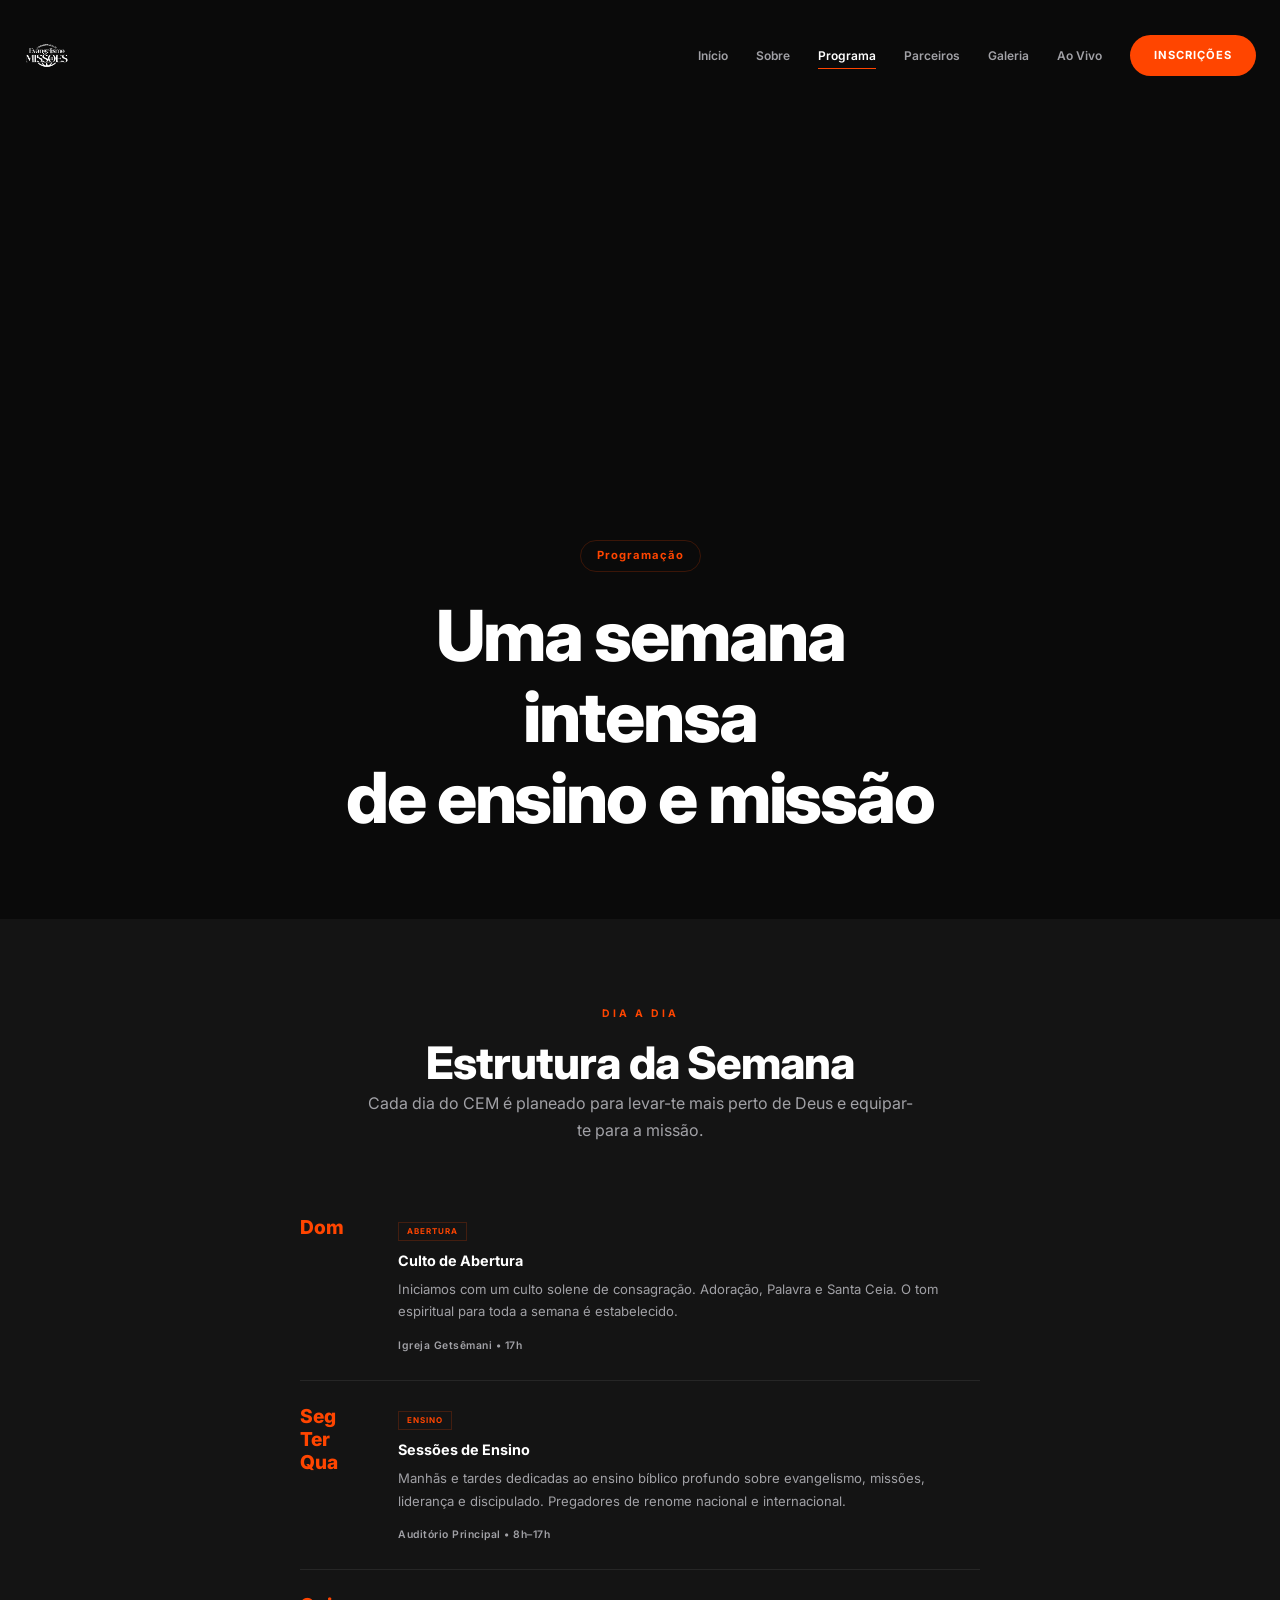
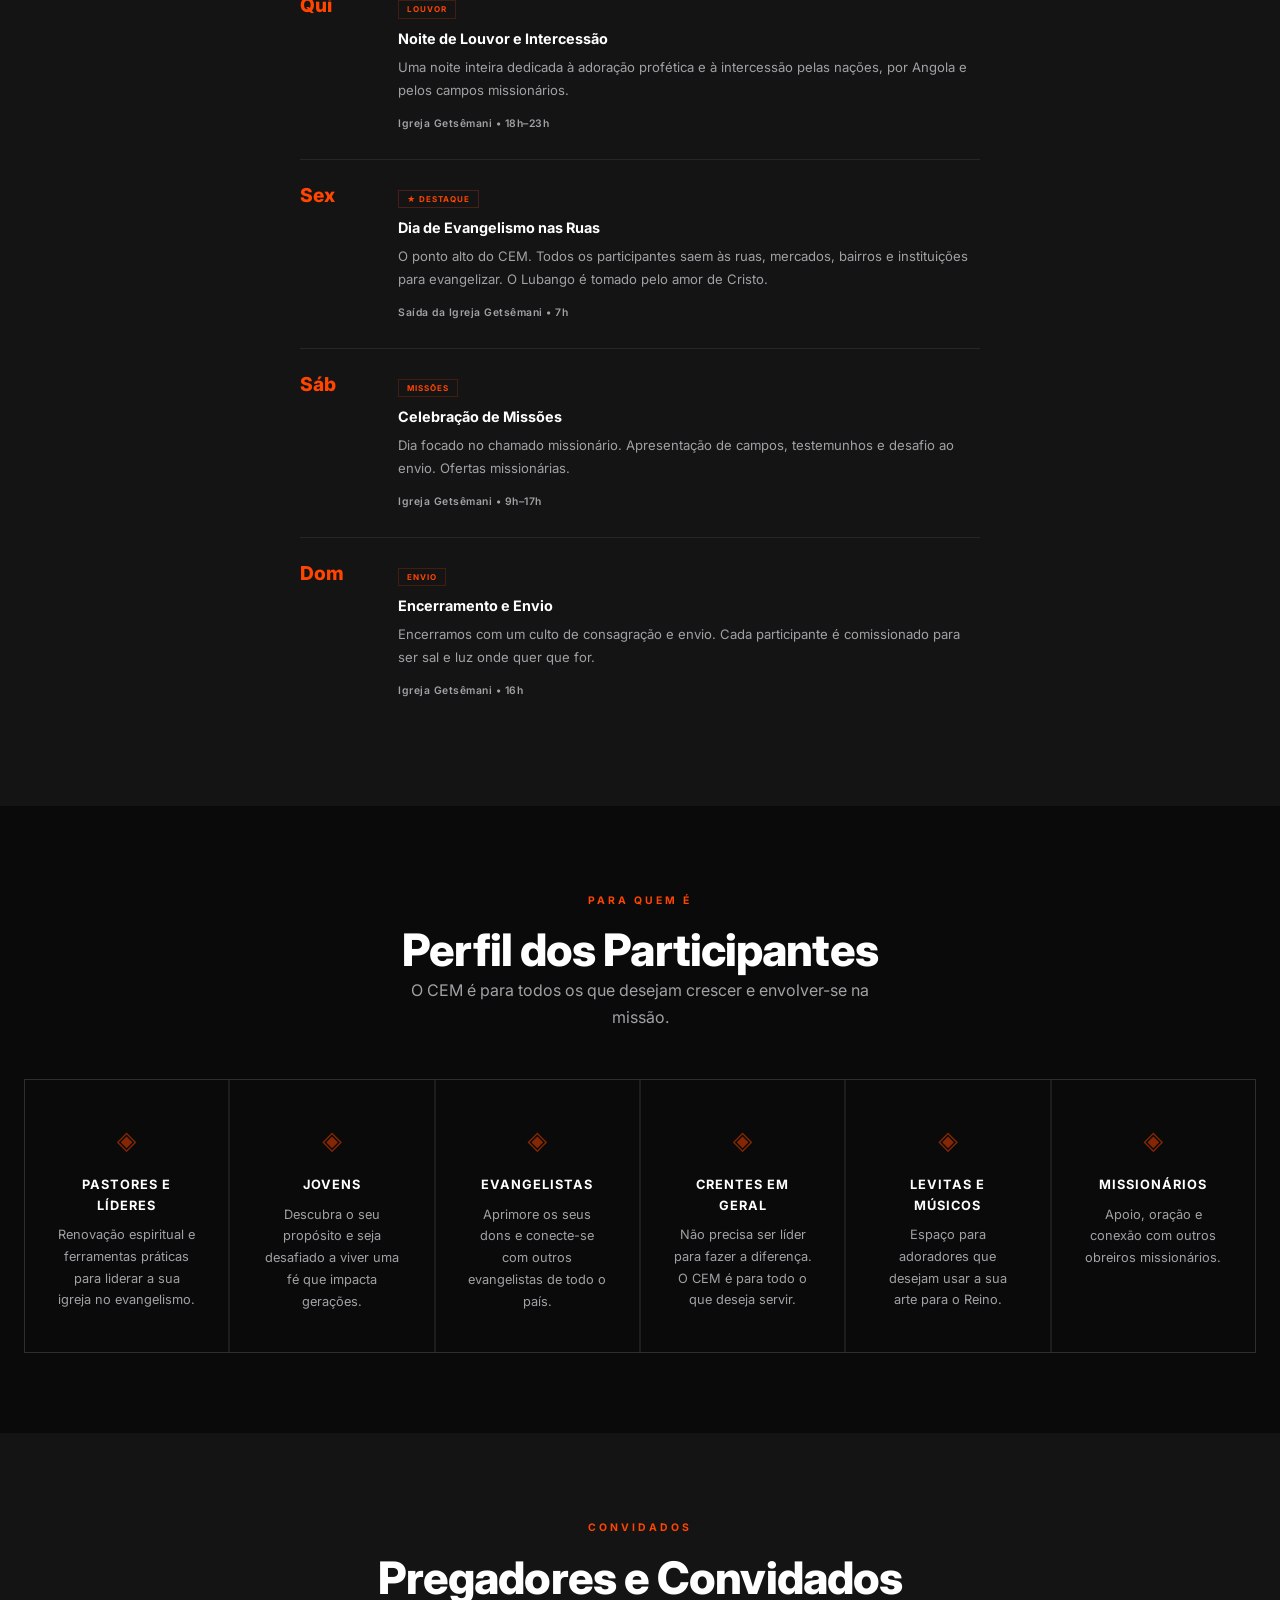
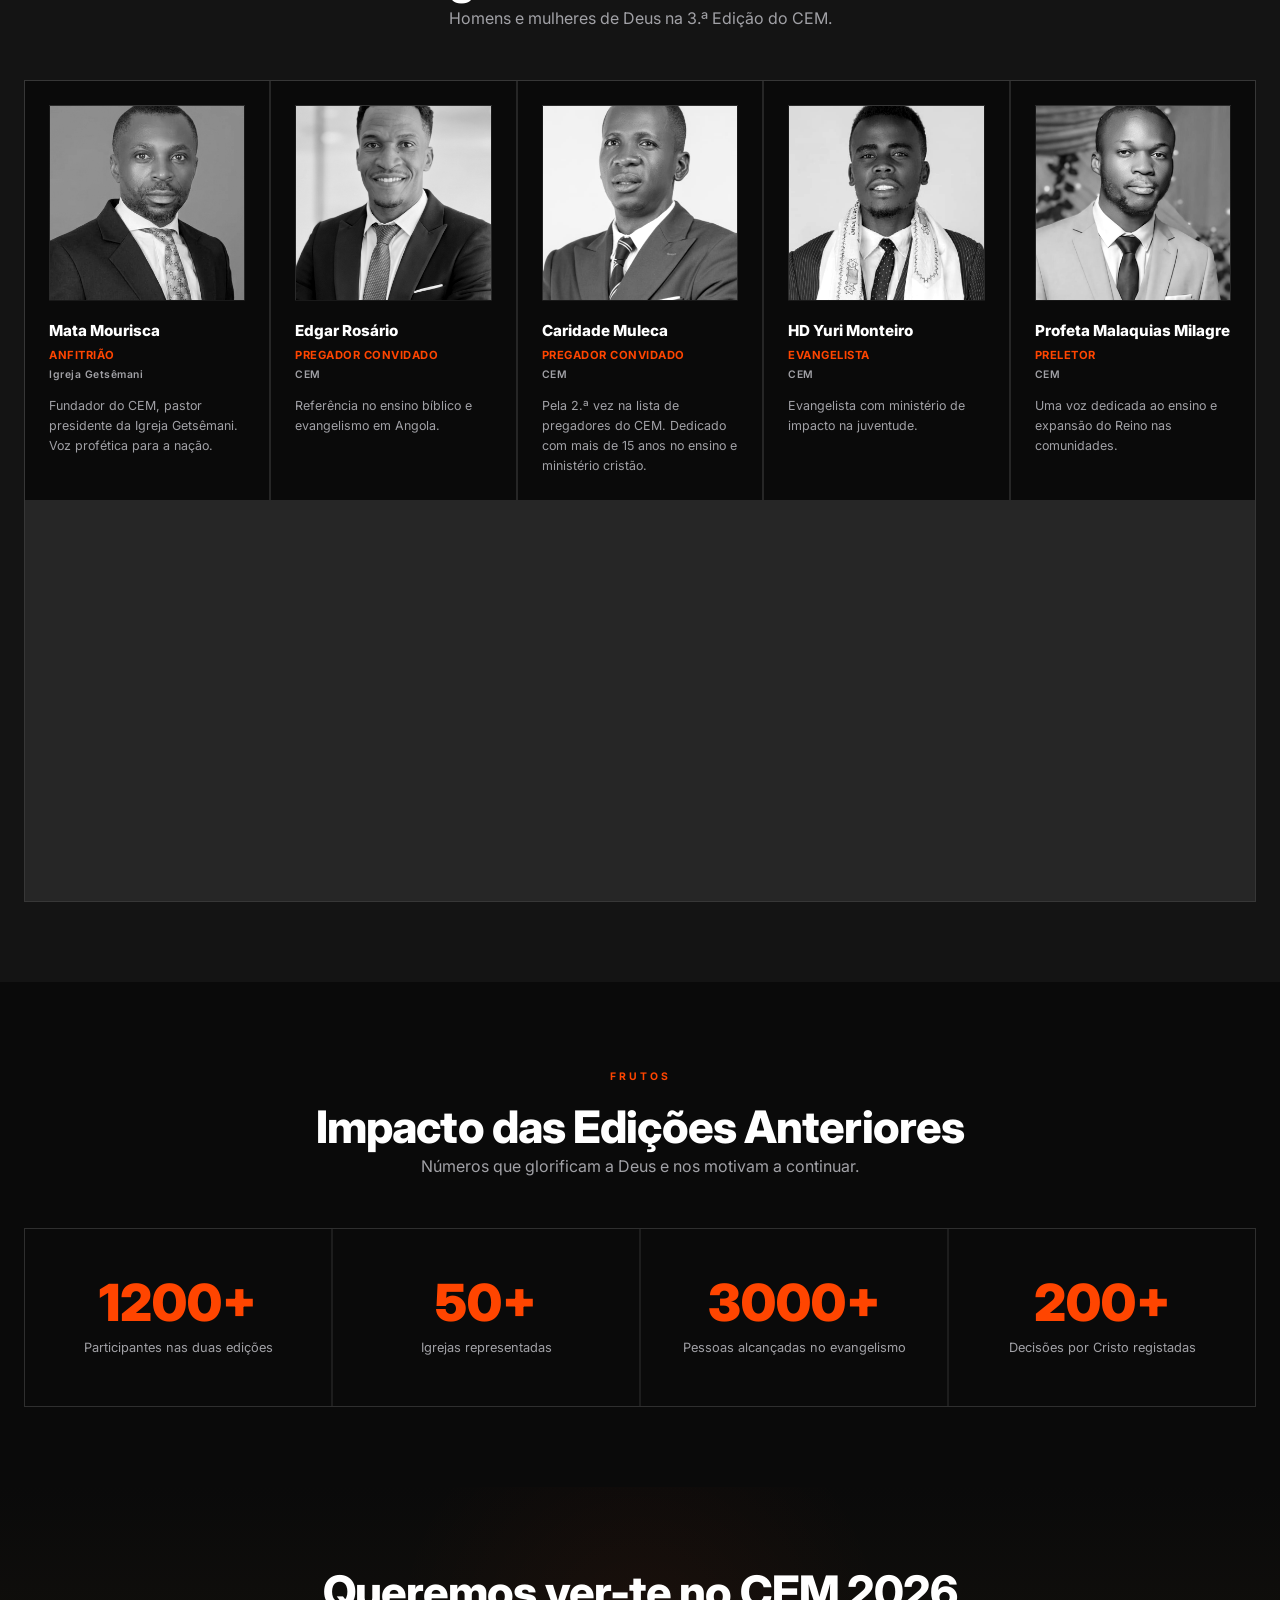
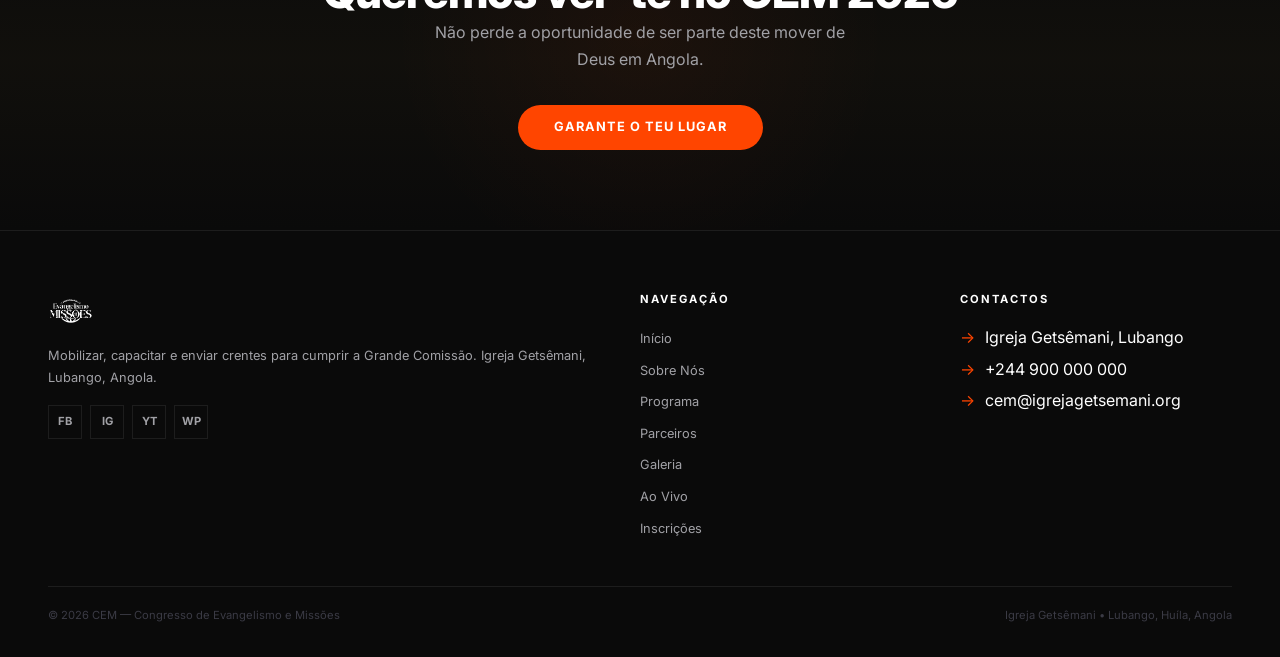
<file: congresso.html>
﻿<!DOCTYPE html>
<html lang="pt">
<head>
  <meta charset="UTF-8">
  <meta name="viewport" content="width=device-width, initial-scale=1.0">
  <title>Programa — CEM | Congresso de Evangelismo e Missões</title>
  <meta name="description" content="Programa completo do CEM: ensino, adoração, intercessão, evangelismo prático nas ruas e celebração de missões.">
  <link rel="icon" href="data:image/svg+xml,<svg xmlns='http://www.w3.org/2000/svg' viewBox='0 0 100 100'><text y='.9em' font-size='90'>✝</text></svg>">
  <link rel="stylesheet" href="css/style.css?v=5">
</head>
<body>

  <header class="header">
    <div class="container">
      <a href="index.html" class="logo">
        <img src="images/2026.png" alt="CEM 2026 Logo" class="logo-img">
      </a>
      <nav class="nav-desktop">
        <a href="index.html">Início</a>
        <a href="sobre.html">Sobre</a>
        <a href="congresso.html" class="active">Programa</a>
        <a href="parcerias.html">Parceiros</a>
        <a href="galeria.html">Galeria</a>
        <a href="live.html">Ao Vivo</a>
        <a href="inscricao.html" class="btn-small">Inscrições</a>
      </nav>
      <button class="hamburger" id="menuToggle" aria-label="Menu">
        <span></span><span></span><span></span>
      </button>
    </div>
  </header>

  <div class="menu-overlay" id="menuOverlay">
    <nav>
      <a href="index.html">Início</a>
      <a href="sobre.html">Sobre</a>
      <a href="congresso.html" class="active">Programa</a>
      <a href="parcerias.html">Parceiros</a>
      <a href="galeria.html">Galeria</a>
      <a href="live.html">Ao Vivo</a>
      <a href="inscricao.html">Inscrições</a>
    </nav>
  </div>

  <div class="page-hero">
    <div class="hero-rings">
      <div class="hero-ring"></div>
      <div class="hero-ring r2"></div>
      <div class="hero-ring r3"></div>
    </div>
    <div class="container">
      <span class="hero-badge">Programação</span>
      <h1>Uma semana intensa<br>de ensino e missão</h1>
    </div>
  </div>

  <section class="page-section alt">
    <div class="container text-center">
      <span class="section-label">Dia a Dia</span>
      <h2>Estrutura da Semana</h2>
      <p style="max-width:550px;margin:0 auto 3rem;">Cada dia do CEM é planeado para levar-te mais perto de Deus e equipar-te para a missão.</p>
    </div>
    <div class="container">
      <div class="schedule-list">
        <div class="schedule-item" id="dom">
          <div class="schedule-day">Dom</div>
          <div>
            <span class="schedule-badge">Abertura</span>
            <h4>Culto de Abertura</h4>
            <p>Iniciamos com um culto solene de consagração. Adoração, Palavra e Santa Ceia. O tom espiritual para toda a semana é estabelecido.</p>
            <span class="schedule-time">Igreja Getsêmani • 17h</span>
          </div>
        </div>
        <div class="schedule-item" id="seg">
          <div class="schedule-day">Seg<br>Ter<br>Qua</div>
          <div>
            <span class="schedule-badge">Ensino</span>
            <h4>Sessões de Ensino</h4>
            <p>Manhãs e tardes dedicadas ao ensino bíblico profundo sobre evangelismo, missões, liderança e discipulado. Pregadores de renome nacional e internacional.</p>
            <span class="schedule-time">Auditório Principal • 8h–17h</span>
          </div>
        </div>
        <div class="schedule-item" id="qui">
          <div class="schedule-day">Qui</div>
          <div>
            <span class="schedule-badge">Louvor</span>
            <h4>Noite de Louvor e Intercessão</h4>
            <p>Uma noite inteira dedicada à adoração profética e à intercessão pelas nações, por Angola e pelos campos missionários.</p>
            <span class="schedule-time">Igreja Getsêmani • 18h–23h</span>
          </div>
        </div>
        <div class="schedule-item" id="sex">
          <div class="schedule-day">Sex</div>
          <div>
            <span class="schedule-badge highlight">★ Destaque</span>
            <h4>Dia de Evangelismo nas Ruas</h4>
            <p>O ponto alto do CEM. Todos os participantes saem às ruas, mercados, bairros e instituições para evangelizar. O Lubango é tomado pelo amor de Cristo.</p>
            <span class="schedule-time">Saída da Igreja Getsêmani • 7h</span>
          </div>
        </div>
        <div class="schedule-item" id="sab">
          <div class="schedule-day">Sáb</div>
          <div>
            <span class="schedule-badge">Missões</span>
            <h4>Celebração de Missões</h4>
            <p>Dia focado no chamado missionário. Apresentação de campos, testemunhos e desafio ao envio. Ofertas missionárias.</p>
            <span class="schedule-time">Igreja Getsêmani • 9h–17h</span>
          </div>
        </div>
        <div class="schedule-item" id="domingo">
          <div class="schedule-day">Dom</div>
          <div>
            <span class="schedule-badge">Envio</span>
            <h4>Encerramento e Envio</h4>
            <p>Encerramos com um culto de consagração e envio. Cada participante é comissionado para ser sal e luz onde quer que for.</p>
            <span class="schedule-time">Igreja Getsêmani • 16h</span>
          </div>
        </div>
      </div>
    </div>
  </section>

  <section class="page-section">
    <div class="container text-center">
      <span class="section-label">Para Quem É</span>
      <h2>Perfil dos Participantes</h2>
      <p style="max-width:500px;margin:0 auto 3rem;">O CEM é para todos os que desejam crescer e envolver-se na missão.</p>
    </div>
    <div class="container">
      <div class="pillars-grid">
        <div class="pillar-card"><span class="icon">◈</span><h4>Pastores e Líderes</h4><p>Renovação espiritual e ferramentas práticas para liderar a sua igreja no evangelismo.</p></div>
        <div class="pillar-card"><span class="icon">◈</span><h4>Jovens</h4><p>Descubra o seu propósito e seja desafiado a viver uma fé que impacta gerações.</p></div>
        <div class="pillar-card"><span class="icon">◈</span><h4>Evangelistas</h4><p>Aprimore os seus dons e conecte-se com outros evangelistas de todo o país.</p></div>
        <div class="pillar-card"><span class="icon">◈</span><h4>Crentes em Geral</h4><p>Não precisa ser líder para fazer a diferença. O CEM é para todo o que deseja servir.</p></div>
        <div class="pillar-card"><span class="icon">◈</span><h4>Levitas e Músicos</h4><p>Espaço para adoradores que desejam usar a sua arte para o Reino.</p></div>
        <div class="pillar-card"><span class="icon">◈</span><h4>Missionários</h4><p>Apoio, oração e conexão com outros obreiros missionários.</p></div>
      </div>
    </div>
  </section>

  <section class="page-section alt">
    <div class="container text-center">
      <span class="section-label">Convidados</span>
      <h2>Pregadores e Convidados</h2>
      <p style="max-width:500px;margin:0 auto 3rem;">Homens e mulheres de Deus na 3.ª Edição do CEM.</p>
    </div>
    <div class="container">
      <div class="speakers-grid">
        <div class="speaker-card" data-reveal>
          <div class="speaker-photo">
            <img src="images/pregadores/Mata_Mourisca.png" class="speaker-img" alt="Mata Mourisca">
          </div>
          <div class="speaker-info">
            <h4>Mata Mourisca</h4>
            <span class="speaker-role">Anfitrião</span>
            <span class="speaker-org">Igreja Getsêmani</span>
          </div>
          <p>Fundador do CEM, pastor presidente da Igreja Getsêmani. Voz profética para a nação.</p>
        </div>
        <div class="speaker-card" data-reveal>
          <div class="speaker-photo">
            <img src="images/pregadores/01.png" class="speaker-img" alt="Edgar Rosário">
          </div>
          <div class="speaker-info">
            <h4>Edgar Rosário</h4>
            <span class="speaker-role">Pregador Convidado</span>
            <span class="speaker-org">CEM</span>
          </div>
          <p>Referência no ensino bíblico e evangelismo em Angola.</p>
        </div>
        <div class="speaker-card" data-reveal>
          <div class="speaker-photo">
            <img src="images/pregadores/02.png" class="speaker-img" alt="Caridade Muleca">
          </div>
          <div class="speaker-info">
            <h4>Caridade Muleca</h4>
            <span class="speaker-role">Pregador Convidado</span>
            <span class="speaker-org">CEM</span>
          </div>
          <p>Pela 2.ª vez na lista de pregadores do CEM. Dedicado com mais de 15 anos no ensino e ministério cristão.</p>
        </div>
        <div class="speaker-card" data-reveal>
          <div class="speaker-photo">
            <img src="images/pregadores/03.png" class="speaker-img" alt="HD Yuri Monteiro">
          </div>
          <div class="speaker-info">
            <h4>HD Yuri Monteiro</h4>
            <span class="speaker-role">Evangelista</span>
            <span class="speaker-org">CEM</span>
          </div>
          <p>Evangelista com ministério de impacto na juventude.</p>
        </div>
        <div class="speaker-card" data-reveal>
          <div class="speaker-photo">
            <img src="images/pregadores/04.png" class="speaker-img" alt="Profeta Malaquias Milagre">
          </div>
          <div class="speaker-info">
            <h4>Profeta Malaquias Milagre</h4>
            <span class="speaker-role">Preletor</span>
            <span class="speaker-org">CEM</span>
          </div>
          <p>Uma voz dedicada ao ensino e expansão do Reino nas comunidades.</p>
        </div>
        <div class="speaker-card" data-reveal>
          <div class="speaker-photo">
            <img src="images/pregadores/05.png" class="speaker-img" alt="Apostolo Barish">
          </div>
          <div class="speaker-info">
            <h4>Apostolo Barish</h4>
            <span class="speaker-role">Preletor</span>
            <span class="speaker-org">CEM</span>
          </div>
          <p>Líder influente com forte dedicação ao discipulado e missões locais.</p>
        </div>
        <div class="speaker-card" data-reveal>
          <div class="speaker-photo">
            <img src="images/pregadores/06.png" class="speaker-img" alt="Apóstolo Rei Vaso.">
          </div>
          <div class="speaker-info">
            <h4>Apóstolo Rei Vaso.</h4>
            <span class="speaker-role">Preletor</span>
            <span class="speaker-org">CEM</span>
          </div>
          <p>Referência em evangelismo estratégico e plantação de igrejas.</p>
        </div>
        <div class="speaker-card" data-reveal>
          <div class="speaker-photo">
            <img src="images/pregadores/07.png" class="speaker-img" alt="Profetisa Mimi">
          </div>
          <div class="speaker-info">
            <h4>Profetisa Mimi</h4>
            <span class="speaker-role">Preletora</span>
            <span class="speaker-org">CEM</span>
          </div>
          <p>Missionária experiente na mobilização para a causa de Cristo.</p>
        </div>
        <div class="speaker-card" data-reveal>
          <div class="speaker-photo">
            <img src="images/pregadores/08.png" class="speaker-img" alt="Pr Tilson">
          </div>
          <div class="speaker-info">
            <h4>Pr Tilson</h4>
            <span class="speaker-role">Preletor</span>
            <span class="speaker-org">CEM</span>
          </div>
          <p>Voz atuante na liderança pastoral e no ensino bíblico aprofundado.</p>
        </div>
        <div class="speaker-card" data-reveal>
          <div class="speaker-photo">
            <img src="images/pregadores/09.png" class="speaker-img" alt="Ismae Yambi">
          </div>
          <div class="speaker-info">
            <h4>Ismae Yambi</h4>
            <span class="speaker-role">Preletor</span>
            <span class="speaker-org">CEM</span>
          </div>
          <p>Dedicado ao ensino transformador e compromisso com missões locais.</p>
        </div>
      </div>
    </div>
  </section>

  <section class="page-section">
    <div class="container text-center">
      <span class="section-label">Frutos</span>
      <h2>Impacto das Edições Anteriores</h2>
      <p style="max-width:500px;margin:0 auto 3rem;">Números que glorificam a Deus e nos motivam a continuar.</p>
    </div>
    <div class="container">
      <div class="stats-grid">
        <div class="stat-card"><div class="num">1200+</div><p>Participantes nas duas edições</p></div>
        <div class="stat-card"><div class="num">50+</div><p>Igrejas representadas</p></div>
        <div class="stat-card"><div class="num">3000+</div><p>Pessoas alcançadas no evangelismo</p></div>
        <div class="stat-card"><div class="num">200+</div><p>Decisões por Cristo registadas</p></div>
      </div>
    </div>
  </section>

  <section class="page-section cta-section">
    <div class="container text-center">
      <h2>Queremos ver-te no CEM 2026</h2>
      <p>Não perde a oportunidade de ser parte deste mover de Deus em Angola.</p>
      <a href="inscricao.html" class="btn btn-primary">Garante o teu lugar</a>
    </div>
  </section>

  <footer class="footer">
    <div class="container">
      <div class="footer-grid">
        <div class="footer-brand">
          <a href="index.html" class="logo">
            <img src="images/2026.png" alt="CEM 2026 Logo" class="logo-img">
          </a>
          <p>Mobilizar, capacitar e enviar crentes para cumprir a Grande Comissão. Igreja Getsêmani, Lubango, Angola.</p>
          <div class="footer-social">
            <a href="https://facebook.com/cemcongresso" target="_blank" aria-label="Facebook">FB</a>
            <a href="https://instagram.com/cemcongresso" target="_blank" aria-label="Instagram">IG</a>
            <a href="https://youtube.com/@cemcongresso" target="_blank" aria-label="YouTube">YT</a>
            <a href="https://wa.me/+244900000000" target="_blank" aria-label="WhatsApp">WP</a>
          </div>
        </div>
        <div>
          <h4>Navegação</h4>
          <ul>
            <li><a href="index.html">Início</a></li>
            <li><a href="sobre.html">Sobre Nós</a></li>
            <li><a href="congresso.html">Programa</a></li>
            <li><a href="parcerias.html">Parceiros</a></li>
            <li><a href="galeria.html">Galeria</a></li>
            <li><a href="live.html">Ao Vivo</a></li>
            <li><a href="inscricao.html">Inscrições</a></li>
          </ul>
        </div>
        <div>
          <h4>Contactos</h4>
          <ul>
            <li><span class="ci">→</span> Igreja Getsêmani, Lubango</li>
            <li><span class="ci">→</span> +244 900 000 000</li>
            <li><span class="ci">→</span> cem@igrejagetsemani.org</li>
          </ul>
        </div>
      </div>
      <div class="footer-bottom">
        <span>&copy; 2026 CEM — Congresso de Evangelismo e Missões</span>
        <span>Igreja Getsêmani • Lubango, Huíla, Angola</span>
      </div>
    </div>
  </footer>

  <button class="back-top" id="backTop">↑</button>
  <script src="js/main.js"></script>
</body>
</html>
</file>
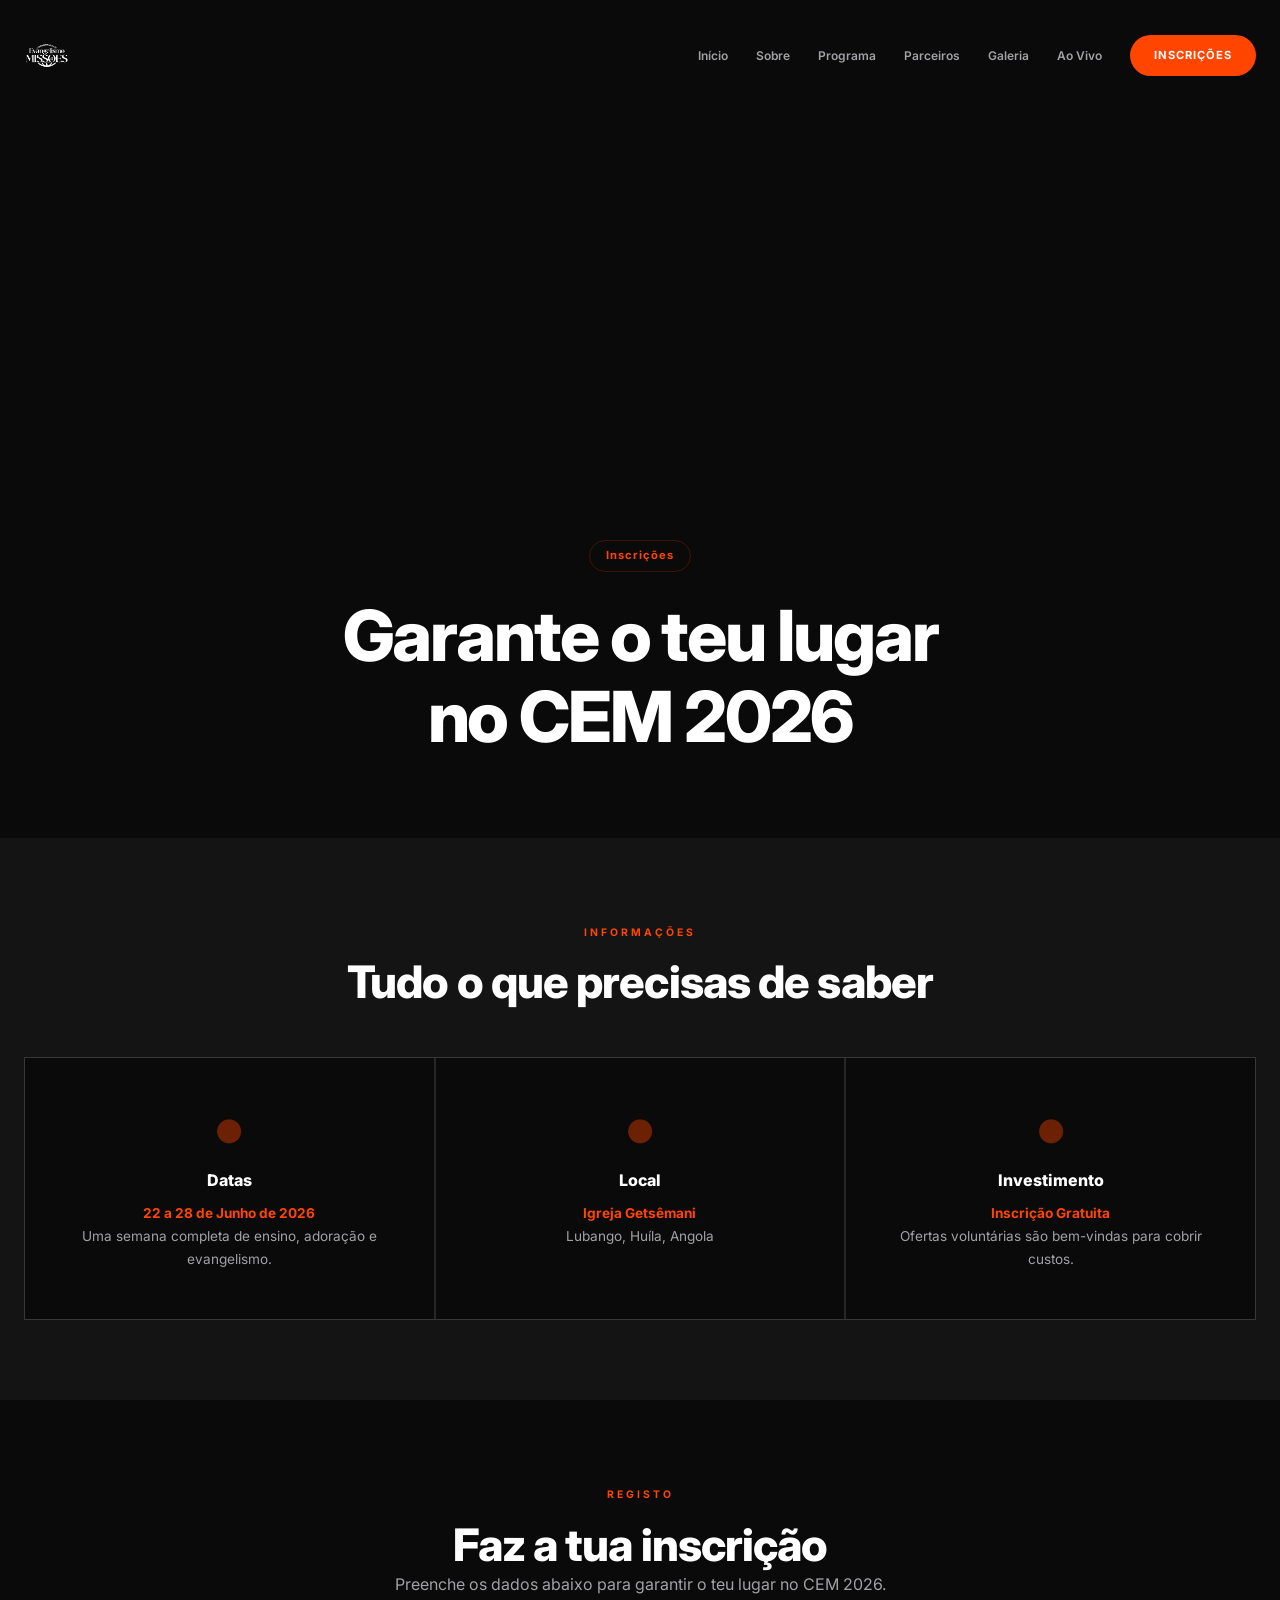
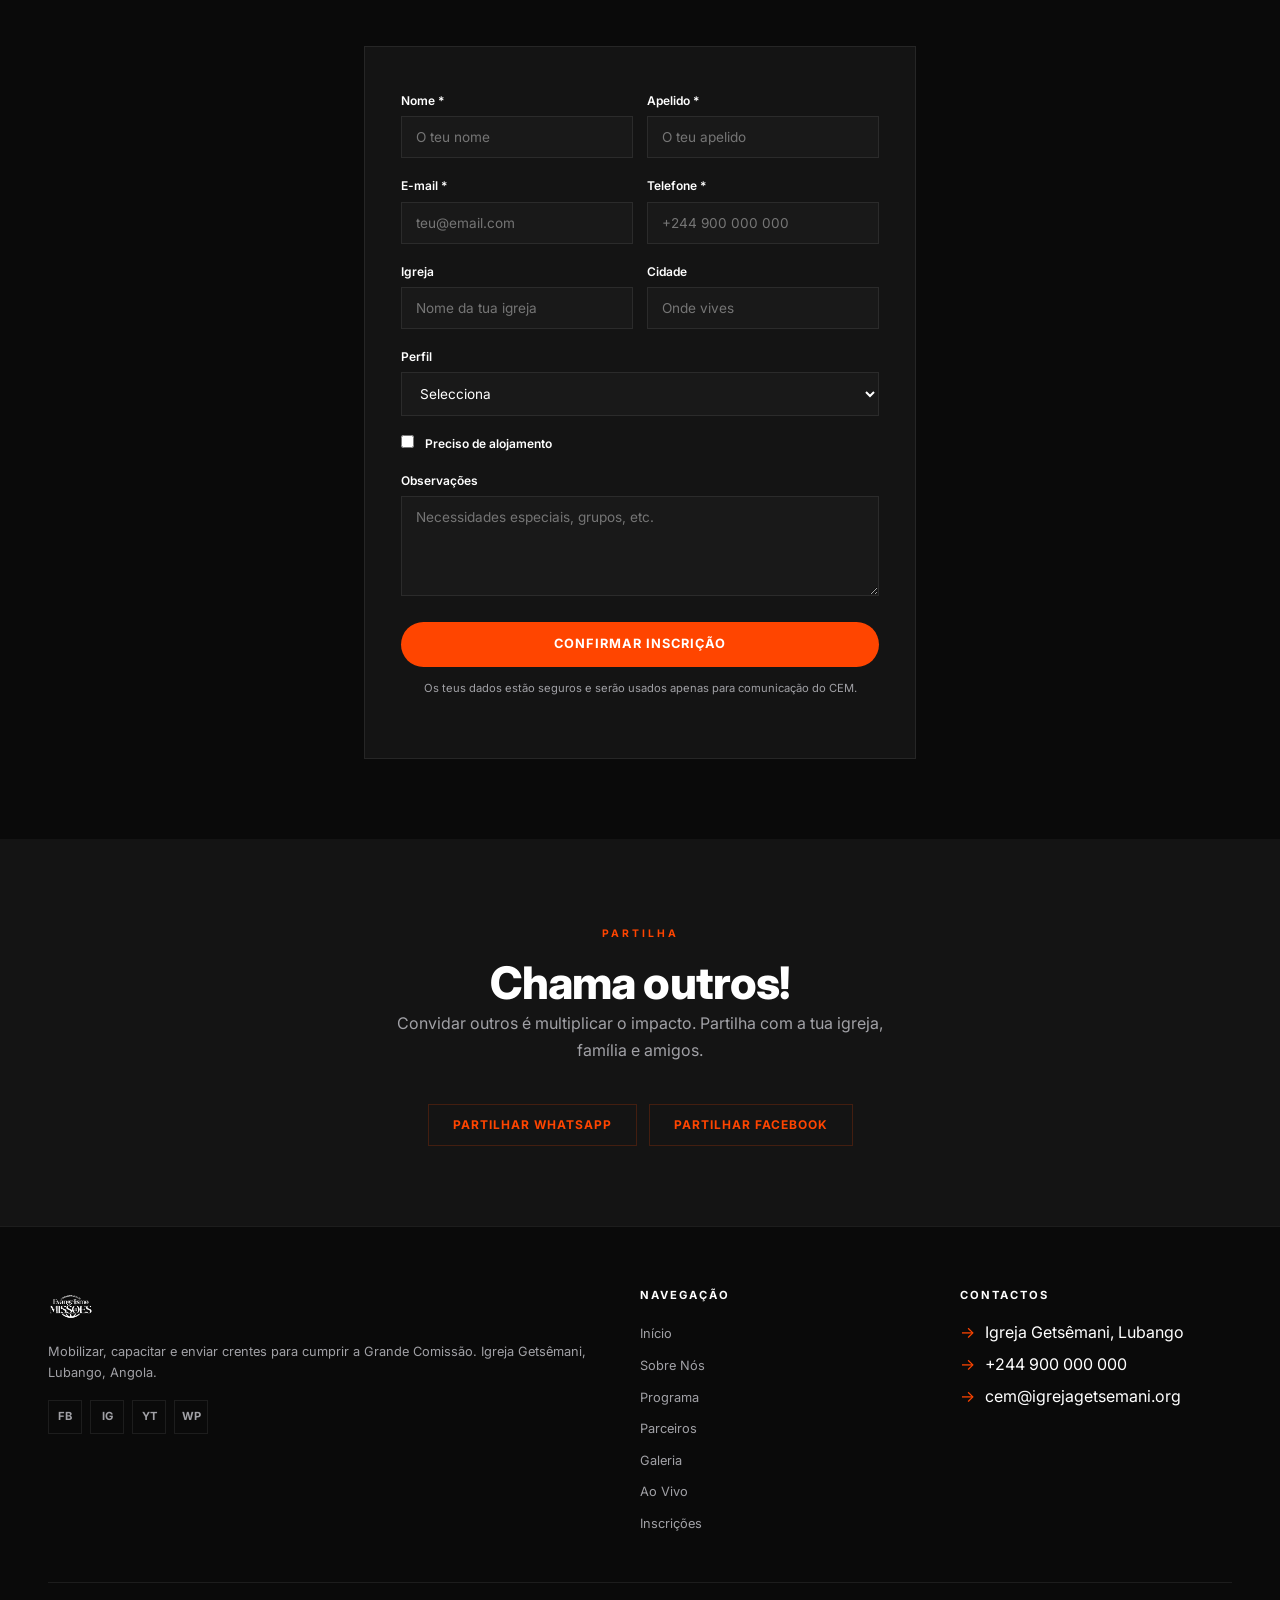
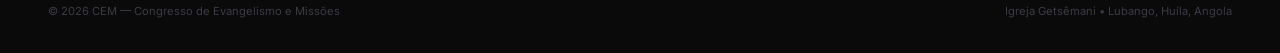
<file: inscricao.html>
﻿<!DOCTYPE html>
<html lang="pt">
<head>
  <meta charset="UTF-8">
  <meta name="viewport" content="width=device-width, initial-scale=1.0">
  <title>Inscrições — CEM | Congresso de Evangelismo e Missões</title>
  <meta name="description" content="Inscreva-se no Congresso de Evangelismo e Missões 2026. Garanta o seu lugar no maior congresso de evangelismo de Angola.">
  <link rel="icon" href="data:image/svg+xml,<svg xmlns='http://www.w3.org/2000/svg' viewBox='0 0 100 100'><text y='.9em' font-size='90'>✝</text></svg>">
  <link rel="stylesheet" href="css/style.css?v=5">
</head>
<body>

  <header class="header">
    <div class="container">
      <a href="index.html" class="logo">
        <img src="images/2026.png" alt="CEM 2026 Logo" class="logo-img">
      </a>
      <nav class="nav-desktop">
        <a href="index.html">Início</a>
        <a href="sobre.html">Sobre</a>
        <a href="congresso.html">Programa</a>
        <a href="parcerias.html">Parceiros</a>
        <a href="galeria.html">Galeria</a>
        <a href="live.html">Ao Vivo</a>
        <a href="inscricao.html" class="active btn-small">Inscrições</a>
      </nav>
      <button class="hamburger" id="menuToggle" aria-label="Menu">
        <span></span><span></span><span></span>
      </button>
    </div>
  </header>

  <div class="menu-overlay" id="menuOverlay">
    <nav>
      <a href="index.html">Início</a>
      <a href="sobre.html">Sobre</a>
      <a href="congresso.html">Programa</a>
      <a href="parcerias.html">Parceiros</a>
      <a href="galeria.html">Galeria</a>
      <a href="live.html">Ao Vivo</a>
      <a href="inscricao.html" class="active">Inscrições</a>
    </nav>
  </div>

  <div class="page-hero">
    <div class="hero-rings">
      <div class="hero-ring"></div>
      <div class="hero-ring r2"></div>
      <div class="hero-ring r3"></div>
    </div>
    <div class="container">
      <span class="hero-badge">Inscrições</span>
      <h1>Garante o teu lugar<br>no CEM 2026</h1>
    </div>
  </div>

  <section class="page-section alt">
    <div class="container text-center">
      <span class="section-label">Informações</span>
      <h2>Tudo o que precisas de saber</h2>
    </div>
    <div class="container" style="margin-top:3rem;">
      <div class="info-strip">
        <div class="info-strip-card"><span class="info-strip-icon">●</span><h3>Datas</h3><p><strong style="color:var(--gold);">22 a 28 de Junho de 2026</strong><br>Uma semana completa de ensino, adoração e evangelismo.</p></div>
        <div class="info-strip-card"><span class="info-strip-icon">●</span><h3>Local</h3><p><strong style="color:var(--gold);">Igreja Getsêmani</strong><br>Lubango, Huíla, Angola</p></div>
        <div class="info-strip-card"><span class="info-strip-icon">●</span><h3>Investimento</h3><p><strong style="color:var(--gold);">Inscrição Gratuita</strong><br>Ofertas voluntárias são bem-vindas para cobrir custos.</p></div>
      </div>
    </div>
  </section>

  <section class="page-section" id="formulario">
    <div class="container text-center">
      <span class="section-label">Registo</span>
      <h2>Faz a tua inscrição</h2>
      <p style="max-width:500px;margin:0 auto 3rem;">Preenche os dados abaixo para garantir o teu lugar no CEM 2026.</p>
    </div>
    <div class="container form-wrap">
      <div class="form-card" data-reveal>
        <form id="registrationForm" novalidate>
          <div class="form-row">
            <div class="form-group">
              <label for="firstName">Nome *</label>
              <input type="text" id="firstName" required placeholder="O teu nome">
            </div>
            <div class="form-group">
              <label for="lastName">Apelido *</label>
              <input type="text" id="lastName" required placeholder="O teu apelido">
            </div>
          </div>
          <div class="form-row">
            <div class="form-group">
              <label for="regEmail">E-mail *</label>
              <input type="email" id="regEmail" required placeholder="teu@email.com">
            </div>
            <div class="form-group">
              <label for="regPhone">Telefone *</label>
              <input type="tel" id="regPhone" required placeholder="+244 900 000 000">
            </div>
          </div>
          <div class="form-row">
            <div class="form-group">
              <label for="regChurch">Igreja</label>
              <input type="text" id="regChurch" placeholder="Nome da tua igreja">
            </div>
            <div class="form-group">
              <label for="regCity">Cidade</label>
              <input type="text" id="regCity" placeholder="Onde vives">
            </div>
          </div>
          <div class="form-group">
            <label for="regRole">Perfil</label>
            <select id="regRole">
              <option value="">Selecciona</option>
              <option value="pastor">Pastor / Líder</option>
              <option value="evangelista">Evangelista</option>
              <option value="jovem">Jovem</option>
              <option value="levita">Levita / Músico</option>
              <option value="missionario">Missionário</option>
              <option value="crente">Crente em geral</option>
            </select>
          </div>
          <div class="form-group">
            <label><input type="checkbox" id="regHousing" value="sim" style="width:auto;display:inline;margin-right:8px;"> Preciso de alojamento</label>
          </div>
          <div class="form-group">
            <label for="regComments">Observações</label>
            <textarea id="regComments" rows="2" placeholder="Necessidades especiais, grupos, etc."></textarea>
          </div>
          <input type="hidden" id="submittedAt">
          <button type="submit" class="btn btn-primary btn-full">Confirmar inscrição</button>
          <p style="font-size:0.7rem;color:var(--muted);margin-top:12px;text-align:center;">Os teus dados estão seguros e serão usados apenas para comunicação do CEM.</p>
        </form>
        <div class="form-success" id="formSuccess">
          <div class="check">✓</div>
          <h3 style="margin-bottom:8px;">Inscrição confirmada!</h3>
          <p>Recebemos a tua inscrição para o CEM 2026. Em breve enviaremos mais informações por e-mail.</p>
          <p style="color:var(--gold);margin-top:16px;font-size:0.9rem;">"Aquele que começou a boa obra há-de completá-la." — Filipenses 1:6</p>
        </div>
      </div>
    </div>
  </section>

  <section class="page-section alt">
    <div class="container text-center">
      <span class="section-label">Partilha</span>
      <h2>Chama outros!</h2>
      <p style="max-width:500px;margin:0 auto 2.5rem;">Convidar outros é multiplicar o impacto. Partilha com a tua igreja, família e amigos.</p>
      <div style="display:flex;justify-content:center;gap:12px;flex-wrap:wrap;" id="shareButtons">
        <a id="shareWhatsApp" href="#" target="_blank" class="share-btn">Partilhar WhatsApp</a>
        <a id="shareFacebook" href="#" target="_blank" class="share-btn">Partilhar Facebook</a>
      </div>
      <script>
        (function() {
          var pageUrl = encodeURIComponent(window.location.href);
          var shareText = encodeURIComponent('CEM 2026 — Congresso de Evangelismo e Missões — 22–28 de Junho, Lubango, Angola. Garante já o teu lugar:');
          document.getElementById('shareWhatsApp').href = 'https://wa.me/?text=' + shareText + '%20' + pageUrl;
          document.getElementById('shareFacebook').href = 'https://www.facebook.com/sharer/sharer.php?u=' + pageUrl;
        })();
      </script>
    </div>
  </section>

  <footer class="footer">
    <div class="container">
      <div class="footer-grid">
        <div class="footer-brand">
          <a href="index.html" class="logo">
            <img src="images/2026.png" alt="CEM 2026 Logo" class="logo-img">
          </a>
          <p>Mobilizar, capacitar e enviar crentes para cumprir a Grande Comissão. Igreja Getsêmani, Lubango, Angola.</p>
          <div class="footer-social">
            <a href="https://facebook.com/cemcongresso" target="_blank" aria-label="Facebook">FB</a>
            <a href="https://instagram.com/cemcongresso" target="_blank" aria-label="Instagram">IG</a>
            <a href="https://youtube.com/@cemcongresso" target="_blank" aria-label="YouTube">YT</a>
            <a href="https://wa.me/+244900000000" target="_blank" aria-label="WhatsApp">WP</a>
          </div>
        </div>
        <div>
          <h4>Navegação</h4>
          <ul>
            <li><a href="index.html">Início</a></li>
            <li><a href="sobre.html">Sobre Nós</a></li>
            <li><a href="congresso.html">Programa</a></li>
            <li><a href="parcerias.html">Parceiros</a></li>
            <li><a href="galeria.html">Galeria</a></li>
            <li><a href="live.html">Ao Vivo</a></li>
            <li><a href="inscricao.html">Inscrições</a></li>
          </ul>
        </div>
        <div>
          <h4>Contactos</h4>
          <ul>
            <li><span class="ci">→</span> Igreja Getsêmani, Lubango</li>
            <li><span class="ci">→</span> +244 900 000 000</li>
            <li><span class="ci">→</span> cem@igrejagetsemani.org</li>
          </ul>
        </div>
      </div>
      <div class="footer-bottom">
        <span>&copy; 2026 CEM — Congresso de Evangelismo e Missões</span>
        <span>Igreja Getsêmani • Lubango, Huíla, Angola</span>
      </div>
    </div>
  </footer>

  <button class="back-top" id="backTop">↑</button>
  <script src="js/main.js"></script>
</body>
</html>
</file>
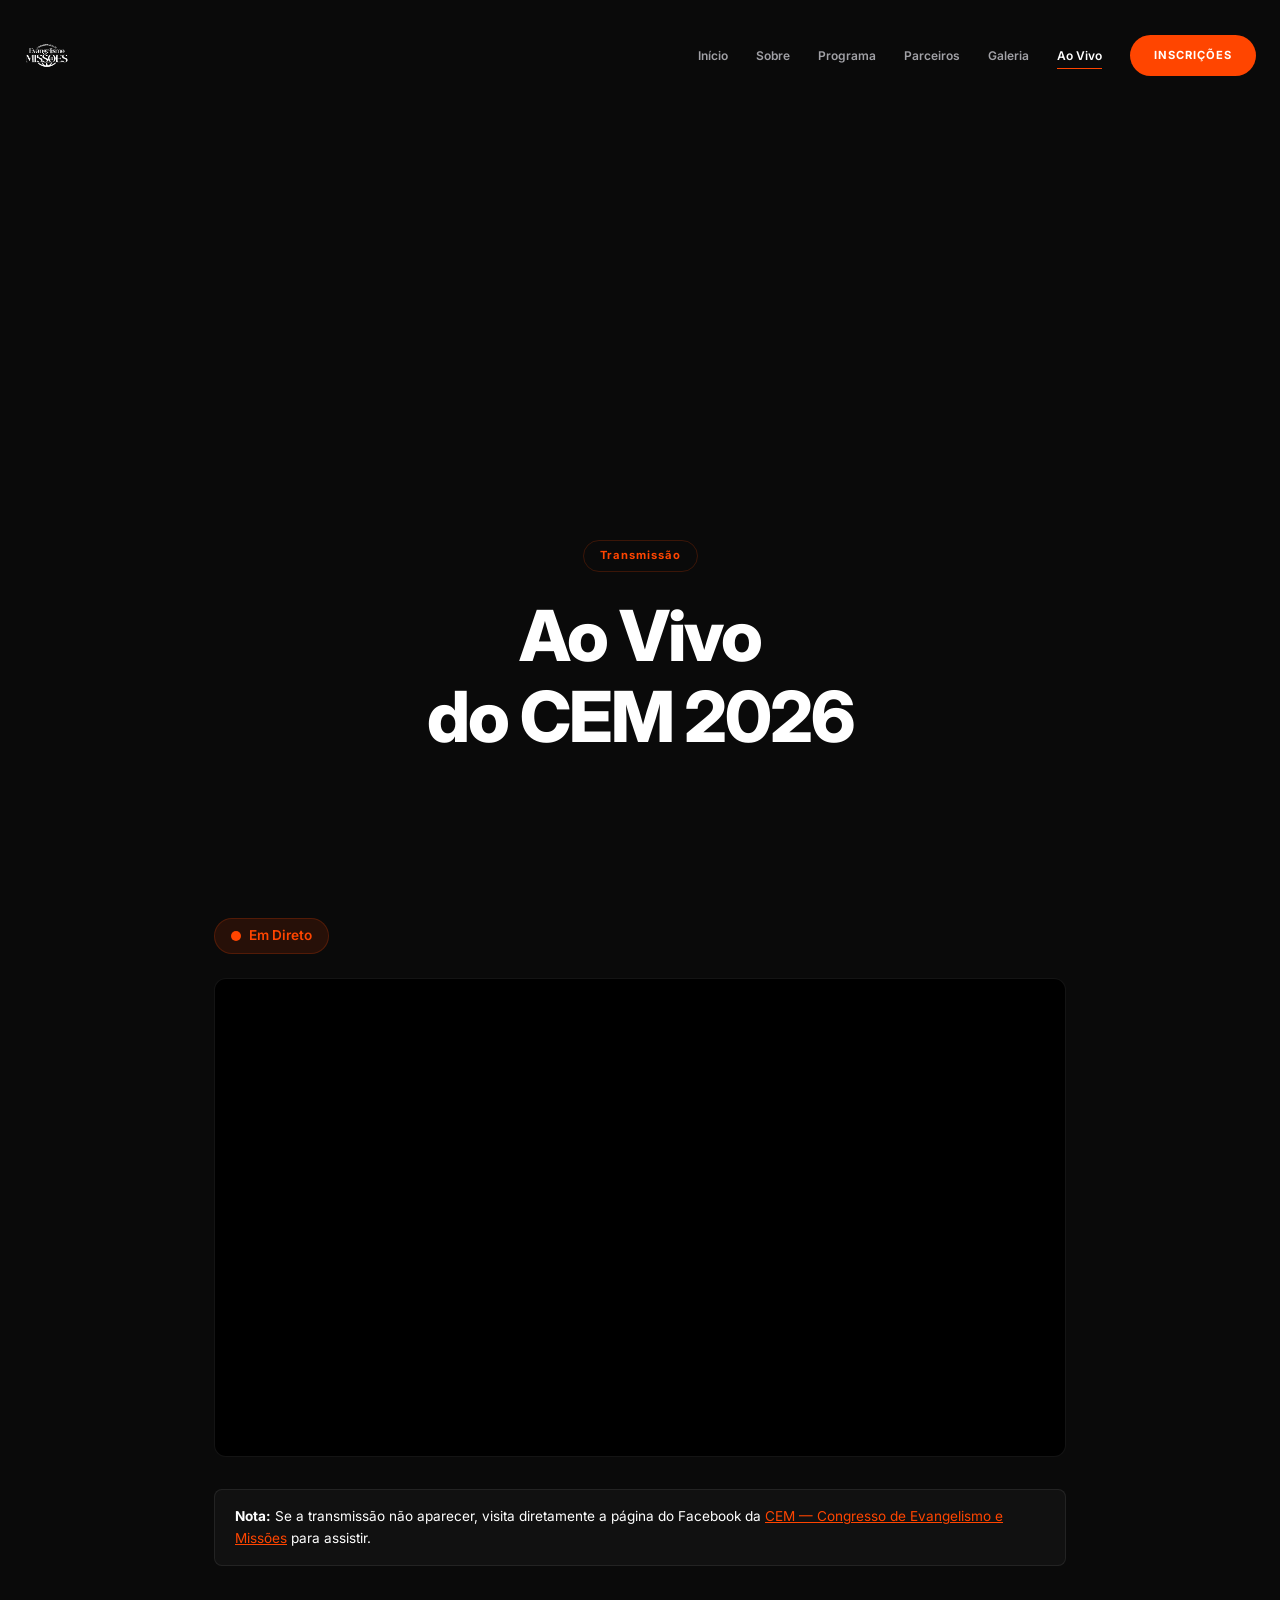
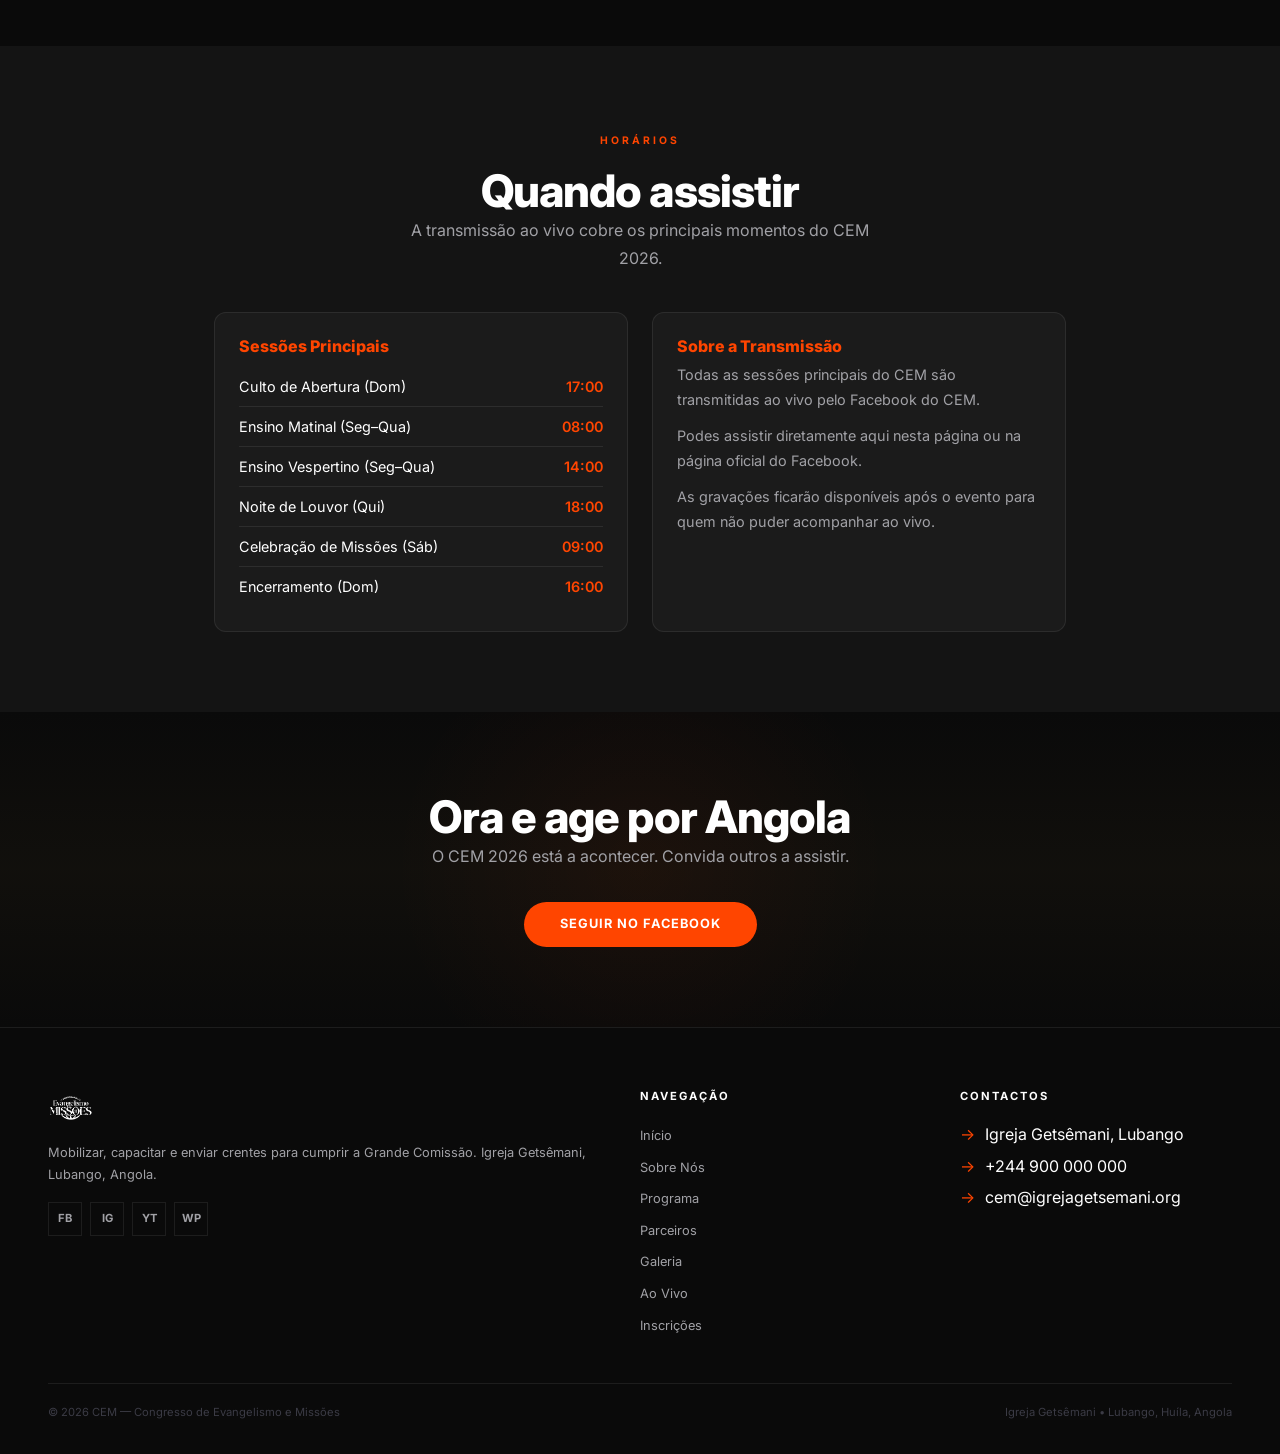
<file: live.html>
﻿<!DOCTYPE html>
<html lang="pt">
<head>
  <meta charset="UTF-8">
  <meta name="viewport" content="width=device-width, initial-scale=1.0">
  <title>Ao Vivo — CEM | Congresso de Evangelismo e Missões</title>
  <meta name="description" content="Assiste ao vivo ao Congresso de Evangelismo e Missões. Transmissão direta do CEM no Lubango, Angola.">
  <link rel="icon" href="data:image/svg+xml,<svg xmlns='http://www.w3.org/2000/svg' viewBox='0 0 100 100'><text y='.9em' font-size='90'>✝</text></svg>">
  <link rel="stylesheet" href="css/style.css?v=5">
  <style>
    .live-container { max-width: 900px; margin: 0 auto; }
    .live-embed { position: relative; width: 100%; aspect-ratio: 16/9; background: #000; border-radius: 12px; overflow: hidden; border: 1px solid var(--border); }
    .live-embed iframe { width: 100%; height: 100%; border: 0; }
    .live-status { display: inline-flex; align-items: center; gap: 8px; background: rgba(255, 69, 0, 0.12); border: 1px solid var(--border-gold); padding: 6px 16px; border-radius: 100px; font-size: 0.85rem; font-weight: 600; color: var(--gold); margin-bottom: 1.5rem; }
    .live-status .dot { width: 10px; height: 10px; border-radius: 50%; background: var(--gold); animation: pulse-dot 1.5s ease-in-out infinite; }
    @keyframes pulse-dot { 0%, 100% { opacity: 1; } 50% { opacity: 0.3; } }
    .live-info { display: grid; grid-template-columns: 1fr 1fr; gap: 24px; margin-top: 40px; }
    .live-info-card { background: var(--card-bg); border: 1px solid var(--border); border-radius: 12px; padding: 24px; }
    .live-info-card h3 { font-size: 1rem; margin-bottom: 8px; color: var(--gold); }
    .live-info-card p { font-size: 0.9rem; margin: 0; }
    .live-info-card .day-list { margin-top: 12px; }
    .live-info-card .day-list li { display: flex; justify-content: space-between; padding: 8px 0; border-bottom: 1px solid var(--border); font-size: 0.9rem; }
    .live-info-card .day-list li:last-child { border-bottom: 0; }
    .live-info-card .day-list .time { color: var(--gold); font-weight: 600; }
    .live-placeholder { text-align: center; padding: 60px 20px; }
    .live-placeholder .icon { font-size: 3rem; margin-bottom: 16px; opacity: 0.5; }
    .live-placeholder h3 { margin-bottom: 8px; }
    .live-placeholder p { max-width: 400px; margin: 0 auto; }
    .fb-note { margin-top: 32px; padding: 16px 20px; background: var(--card-bg); border: 1px solid var(--border); border-radius: 8px; font-size: 0.85rem; }
    .fb-note code { color: var(--gold); font-size: 0.8rem; word-break: break-all; }
    @media (max-width: 640px) { .live-info { grid-template-columns: 1fr; } .live-embed { aspect-ratio: 4/3; } }
  </style>
</head>
<body>

  <header class="header">
    <div class="container">
      <a href="index.html" class="logo">
        <img src="images/2026.png" alt="CEM 2026 Logo" class="logo-img">
      </a>
      <nav class="nav-desktop">
        <a href="index.html">Início</a>
        <a href="sobre.html">Sobre</a>
        <a href="congresso.html">Programa</a>
        <a href="parcerias.html">Parceiros</a>
        <a href="galeria.html">Galeria</a>
        <a href="live.html" class="active">Ao Vivo</a>
        <a href="inscricao.html" class="btn-small">Inscrições</a>
      </nav>
      <button class="hamburger" id="menuToggle" aria-label="Menu">
        <span></span><span></span><span></span>
      </button>
    </div>
  </header>

  <div class="menu-overlay" id="menuOverlay">
    <nav>
      <a href="index.html">Início</a>
      <a href="sobre.html">Sobre</a>
      <a href="congresso.html">Programa</a>
      <a href="parcerias.html">Parceiros</a>
      <a href="galeria.html">Galeria</a>
      <a href="live.html" class="active">Ao Vivo</a>
      <a href="inscricao.html">Inscrições</a>
    </nav>
  </div>

  <div class="page-hero">
    <div class="hero-rings">
      <div class="hero-ring"></div>
      <div class="hero-ring r2"></div>
      <div class="hero-ring r3"></div>
    </div>
    <div class="container">
      <span class="hero-badge">Transmissão</span>
      <h1>Ao Vivo<br>do CEM 2026</h1>
    </div>
  </div>

  <section class="page-section">
    <div class="container live-container">
      <div class="live-status">
        <span class="dot"></span>
        <span>Em Direto</span>
      </div>

      <div class="live-embed">
        <iframe src="https://www.facebook.com/plugins/video.php?href=https://web.facebook.com/profile.php?id=61575947845856&show_text=false&width=734&height=413&appId" width="734" height="413" allowfullscreen allow="autoplay; clipboard-write; encrypted-media; picture-in-picture; web-share"></iframe>
      </div>

      <div class="fb-note">
        <strong>Nota:</strong> Se a transmissão não aparecer, visita diretamente a página do Facebook da <a href="https://web.facebook.com/profile.php?id=61575947845856" target="_blank" style="color:var(--gold);text-decoration:underline;">CEM — Congresso de Evangelismo e Missões</a> para assistir.
      </div>
    </div>
  </section>

  <section class="page-section alt">
    <div class="container live-container">
      <div class="text-center" style="margin-bottom:40px;">
        <span class="section-label">Horários</span>
        <h2>Quando assistir</h2>
        <p style="max-width:500px;margin:0 auto;">A transmissão ao vivo cobre os principais momentos do CEM 2026.</p>
      </div>
      <div class="live-info">
        <div class="live-info-card">
          <h3>Sessões Principais</h3>
          <ul class="day-list">
            <li><span>Culto de Abertura (Dom)</span><span class="time">17:00</span></li>
            <li><span>Ensino Matinal (Seg–Qua)</span><span class="time">08:00</span></li>
            <li><span>Ensino Vespertino (Seg–Qua)</span><span class="time">14:00</span></li>
            <li><span>Noite de Louvor (Qui)</span><span class="time">18:00</span></li>
            <li><span>Celebração de Missões (Sáb)</span><span class="time">09:00</span></li>
            <li><span>Encerramento (Dom)</span><span class="time">16:00</span></li>
          </ul>
        </div>
        <div class="live-info-card">
          <h3>Sobre a Transmissão</h3>
          <p style="margin-bottom:12px;">Todas as sessões principais do CEM são transmitidas ao vivo pelo Facebook do CEM.</p>
          <p style="margin-bottom:12px;">Podes assistir diretamente aqui nesta página ou na página oficial do Facebook.</p>
          <p>As gravações ficarão disponíveis após o evento para quem não puder acompanhar ao vivo.</p>
        </div>
      </div>
    </div>
  </section>

  <section class="page-section cta-section">
    <div class="container text-center">
      <h2>Ora e age por Angola</h2>
      <p>O CEM 2026 está a acontecer. Convida outros a assistir.</p>
      <a href="https://web.facebook.com/profile.php?id=61575947845856" target="_blank" class="btn btn-primary">Seguir no Facebook</a>
    </div>
  </section>

  <footer class="footer">
    <div class="container">
      <div class="footer-grid">
        <div class="footer-brand">
          <a href="index.html" class="logo">
            <img src="images/2026.png" alt="CEM 2026 Logo" class="logo-img">
          </a>
          <p>Mobilizar, capacitar e enviar crentes para cumprir a Grande Comissão. Igreja Getsêmani, Lubango, Angola.</p>
          <div class="footer-social">
            <a href="https://facebook.com/cemcongresso" target="_blank" aria-label="Facebook">FB</a>
            <a href="https://instagram.com/cemcongresso" target="_blank" aria-label="Instagram">IG</a>
            <a href="https://youtube.com/@cemcongresso" target="_blank" aria-label="YouTube">YT</a>
            <a href="https://wa.me/+244900000000" target="_blank" aria-label="WhatsApp">WP</a>
          </div>
        </div>
        <div>
          <h4>Navegação</h4>
          <ul>
            <li><a href="index.html">Início</a></li>
            <li><a href="sobre.html">Sobre Nós</a></li>
            <li><a href="congresso.html">Programa</a></li>
            <li><a href="parcerias.html">Parceiros</a></li>
            <li><a href="galeria.html">Galeria</a></li>
            <li><a href="live.html">Ao Vivo</a></li>
            <li><a href="inscricao.html">Inscrições</a></li>
          </ul>
        </div>
        <div>
          <h4>Contactos</h4>
          <ul>
            <li><span class="ci">→</span> Igreja Getsêmani, Lubango</li>
            <li><span class="ci">→</span> +244 900 000 000</li>
            <li><span class="ci">→</span> cem@igrejagetsemani.org</li>
          </ul>
        </div>
      </div>
      <div class="footer-bottom">
        <span>&copy; 2026 CEM — Congresso de Evangelismo e Missões</span>
        <span>Igreja Getsêmani • Lubango, Huíla, Angola</span>
      </div>
    </div>
  </footer>

  <button class="back-top" id="backTop">↑</button>
  <script src="js/main.js"></script>
</body>
</html>
</file>
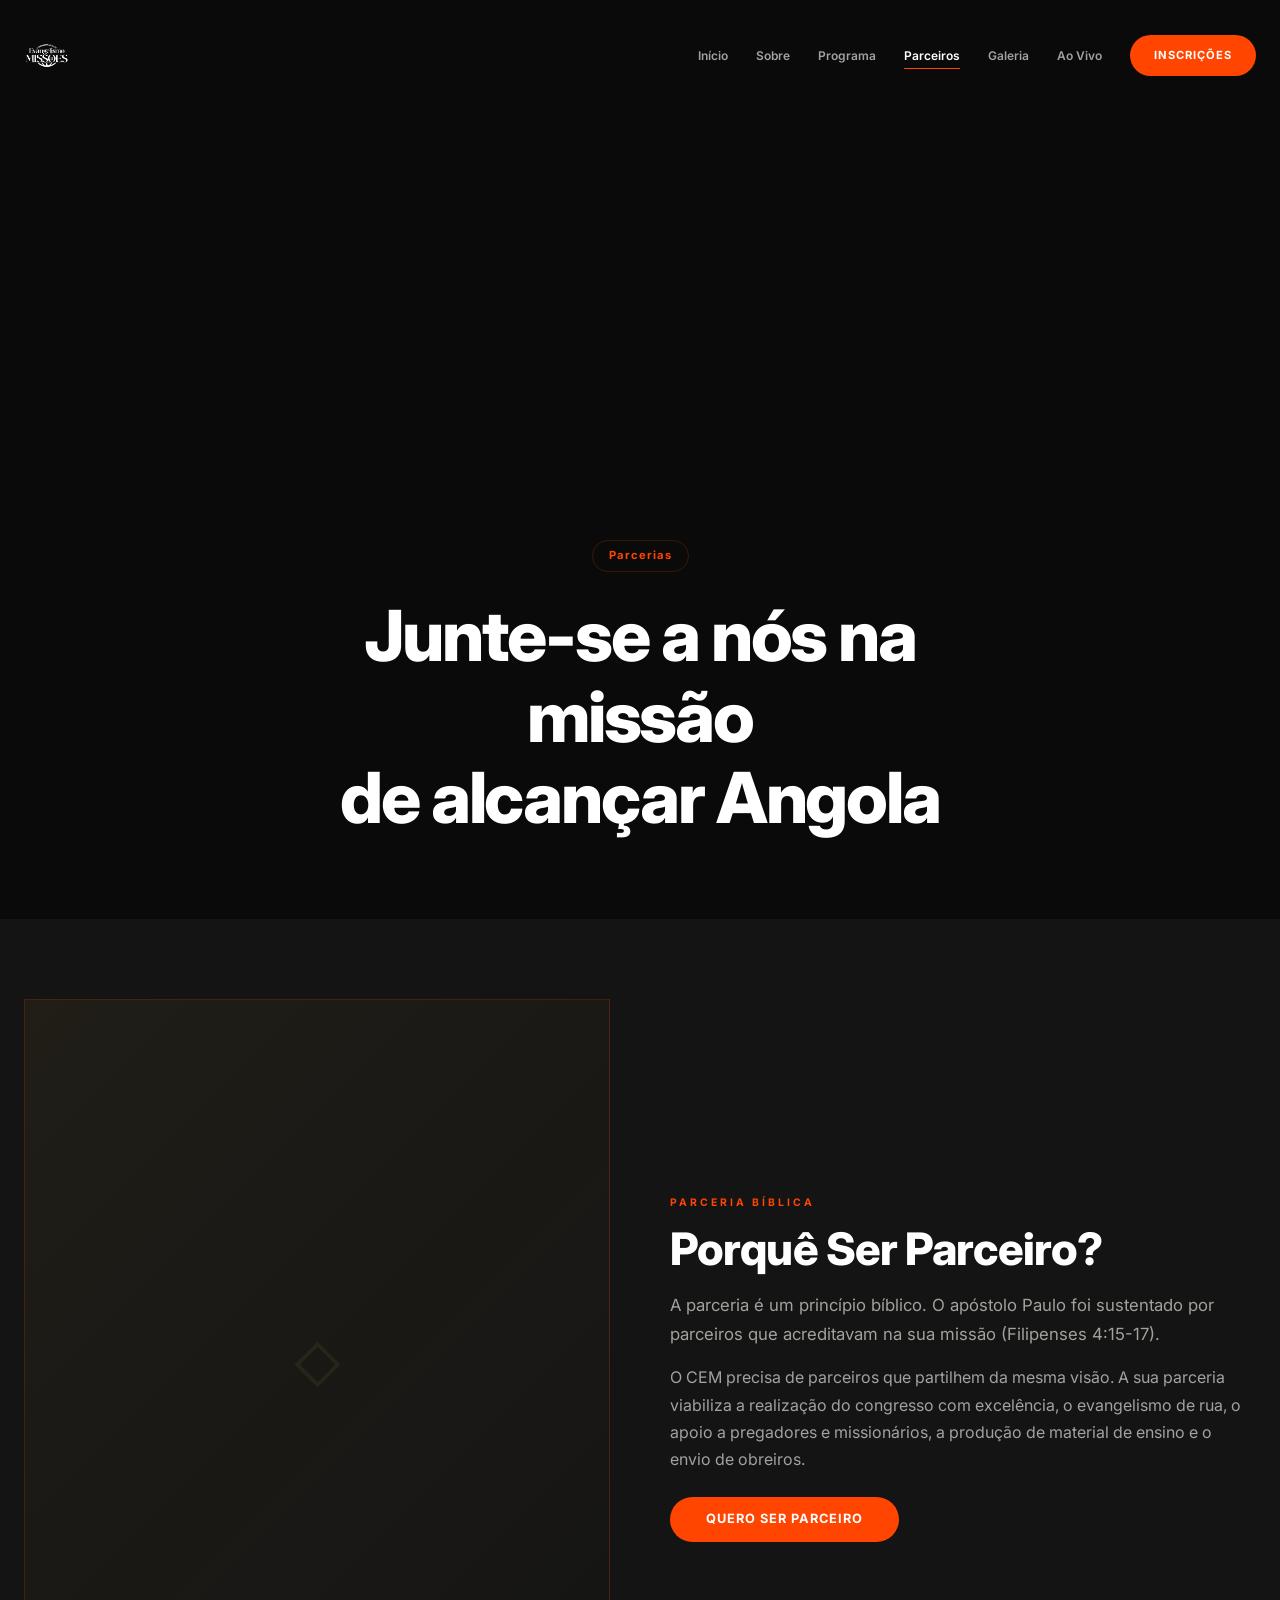
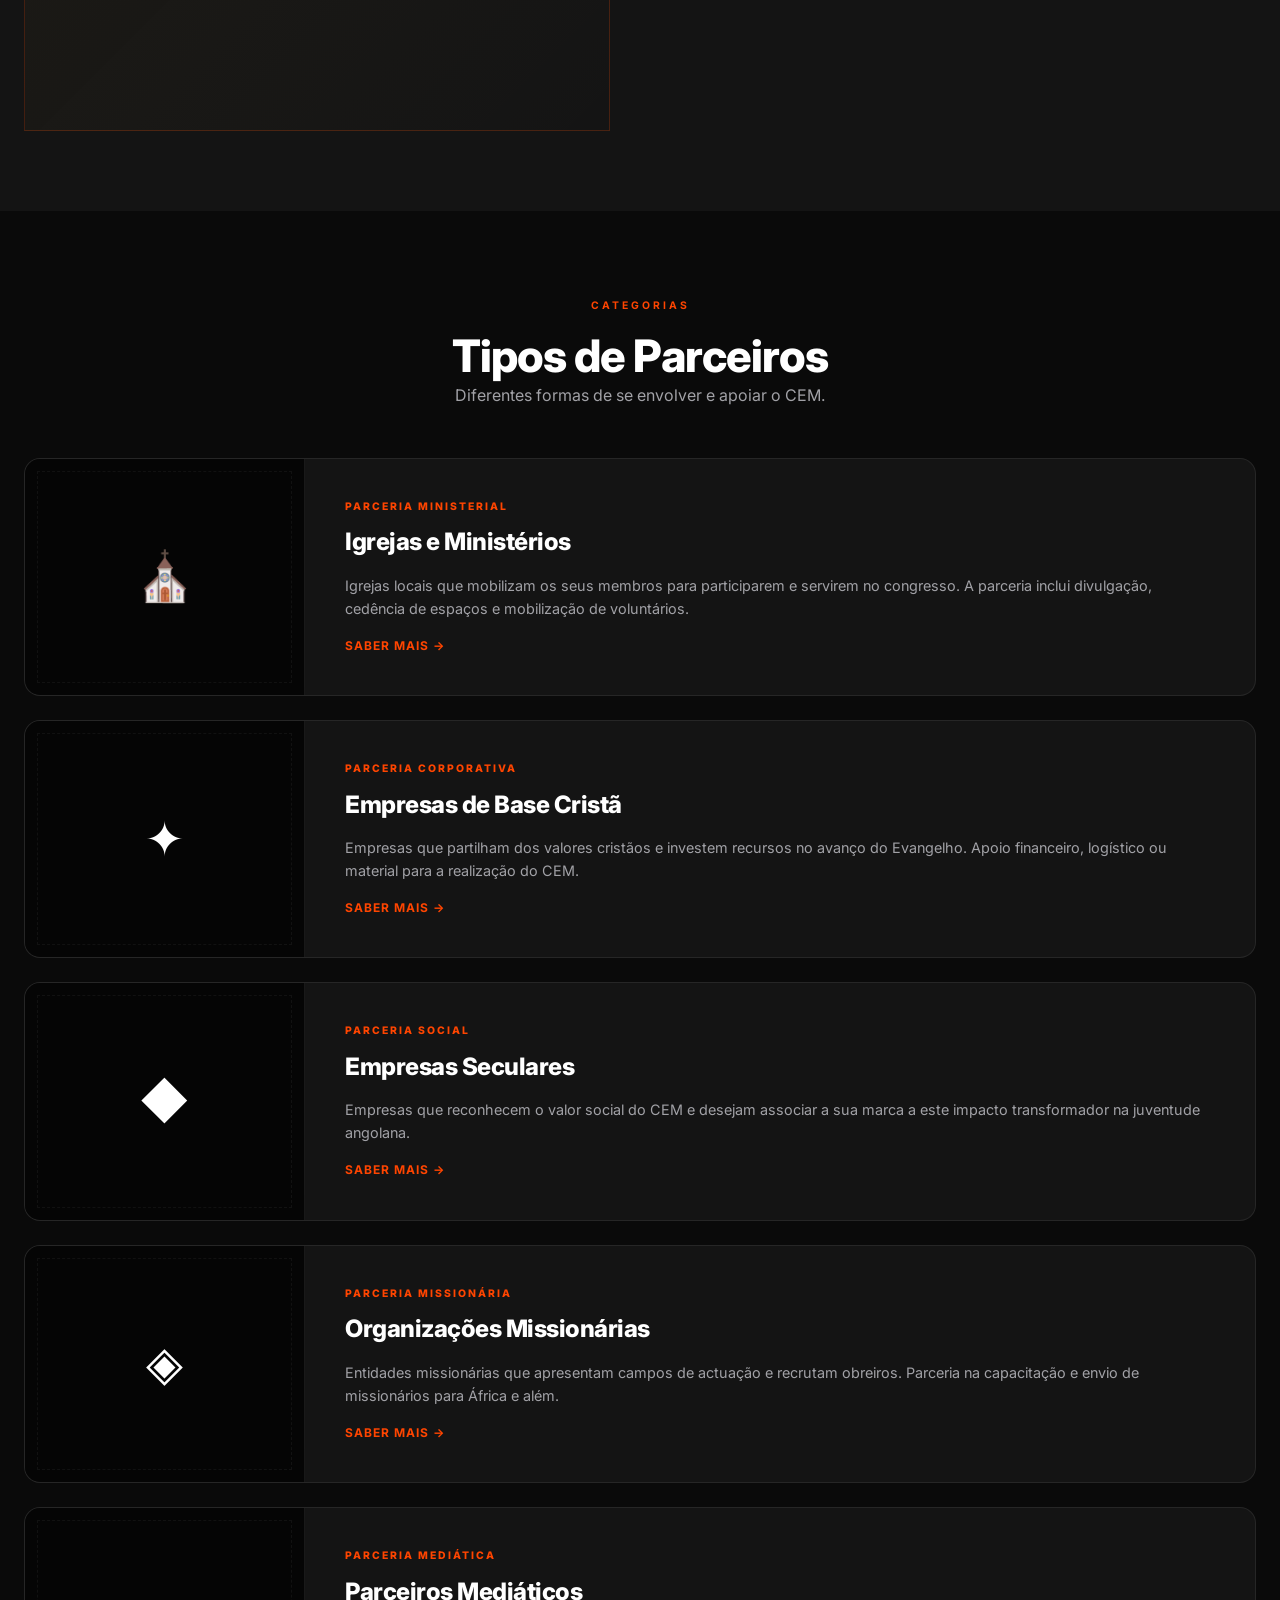
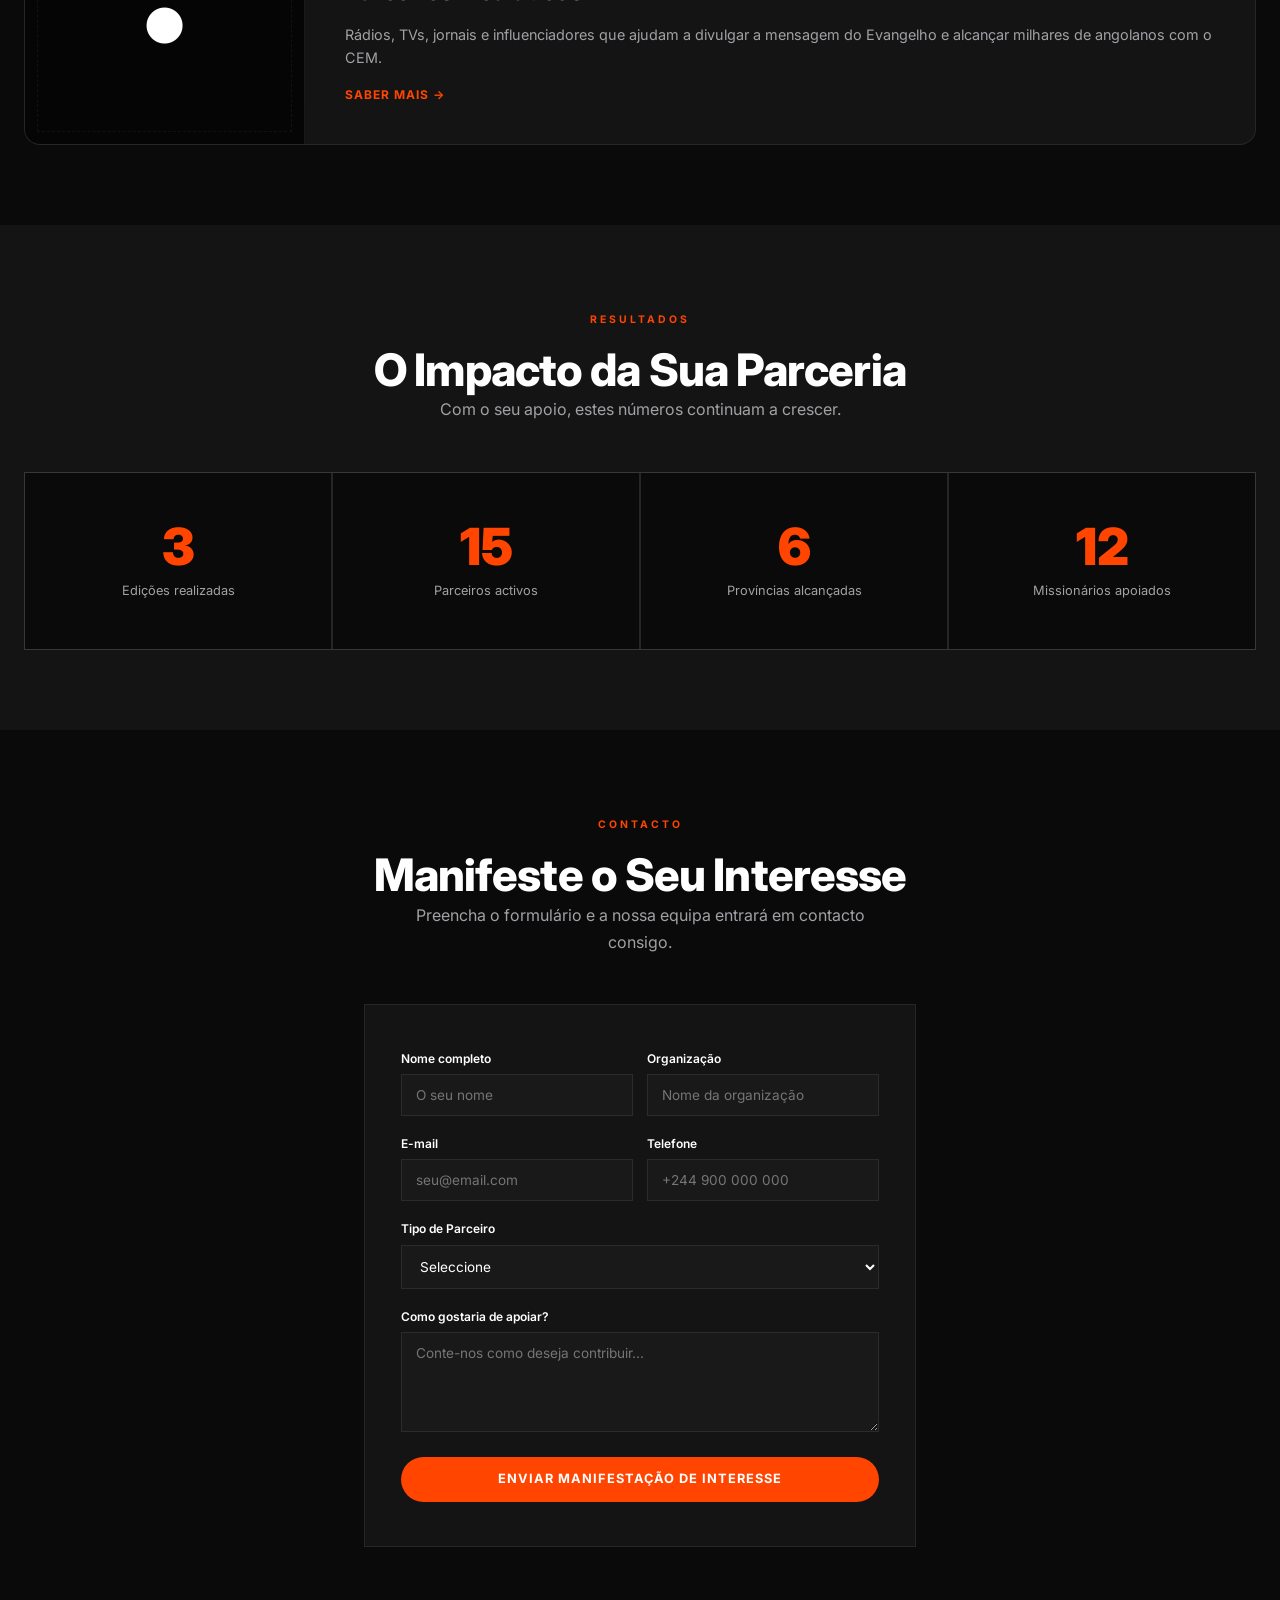
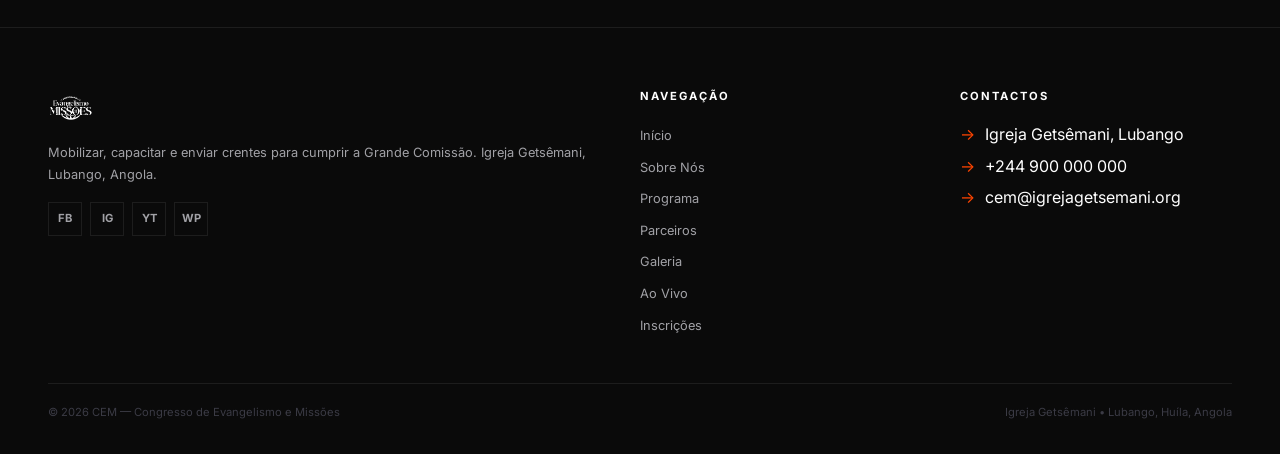
<file: parcerias.html>
﻿<!DOCTYPE html>
<html lang="pt">
<head>
  <meta charset="UTF-8">
  <meta name="viewport" content="width=device-width, initial-scale=1.0">
  <title>Parcerias — CEM | Congresso de Evangelismo e Missões</title>
  <meta name="description" content="Torne-se parceiro do CEM e ajude a mobilizar milhares de crentes para a Grande Comissão em Angola.">
  <link rel="icon" href="data:image/svg+xml,<svg xmlns='http://www.w3.org/2000/svg' viewBox='0 0 100 100'><text y='.9em' font-size='90'>✝</text></svg>">
  <link rel="stylesheet" href="css/style.css?v=5">
</head>
<body>

  <header class="header">
    <div class="container">
      <a href="index.html" class="logo">
        <img src="images/2026.png" alt="CEM 2026 Logo" class="logo-img">
      </a>
      <nav class="nav-desktop">
        <a href="index.html">Início</a>
        <a href="sobre.html">Sobre</a>
        <a href="congresso.html">Programa</a>
        <a href="parcerias.html" class="active">Parceiros</a>
        <a href="galeria.html">Galeria</a>
        <a href="live.html">Ao Vivo</a>
        <a href="inscricao.html" class="btn-small">Inscrições</a>
      </nav>
      <button class="hamburger" id="menuToggle" aria-label="Menu">
        <span></span><span></span><span></span>
      </button>
    </div>
  </header>

  <div class="menu-overlay" id="menuOverlay">
    <nav>
      <a href="index.html">Início</a>
      <a href="sobre.html">Sobre</a>
      <a href="congresso.html">Programa</a>
      <a href="parcerias.html" class="active">Parceiros</a>
      <a href="galeria.html">Galeria</a>
      <a href="live.html">Ao Vivo</a>
      <a href="inscricao.html">Inscrições</a>
    </nav>
  </div>

  <div class="page-hero">
    <div class="hero-rings">
      <div class="hero-ring"></div>
      <div class="hero-ring r2"></div>
      <div class="hero-ring r3"></div>
    </div>
    <div class="container">
      <span class="hero-badge">Parcerias</span>
      <h1>Junte-se a nós na missão<br>de alcançar Angola</h1>
    </div>
  </div>

  <section class="page-section alt" data-reveal>
    <div class="container page-grid">
      <div class="page-image">
        <div class="page-image-box">◇</div>
      </div>
      <div class="page-content">
        <span class="section-label" style="margin-bottom:0.75rem;">Parceria Bíblica</span>
        <h2>Porquê Ser Parceiro?</h2>
        <p style="font-size:1.05rem;color:rgba(240,236,228,0.65);">A parceria é um princípio bíblico. O apóstolo Paulo foi sustentado por parceiros que acreditavam na sua missão (Filipenses 4:15-17).</p>
        <p>O CEM precisa de parceiros que partilhem da mesma visão. A sua parceria viabiliza a realização do congresso com excelência, o evangelismo de rua, o apoio a pregadores e missionários, a produção de material de ensino e o envio de obreiros.</p>
        <a href="#form" class="btn btn-primary" style="margin-top:8px;">Quero ser parceiro</a>
      </div>
    </div>
  </section>

  <section class="page-section">
    <div class="container text-center">
      <span class="section-label">Categorias</span>
      <h2>Tipos de Parceiros</h2>
      <p style="max-width:500px;margin:0 auto 3rem;">Diferentes formas de se envolver e apoiar o CEM.</p>
    </div>
    <div class="container">
      <div class="partners-grid">
        <div class="partner-card">
          <div class="partner-logo-box">⛪</div>
          <div class="partner-content">
            <span class="partner-label">Parceria Ministerial</span>
            <h4>Igrejas e Ministérios</h4>
            <p>Igrejas locais que mobilizam os seus membros para participarem e servirem no congresso. A parceria inclui divulgação, cedência de espaços e mobilização de voluntários.</p>
            <a href="#" class="partner-link">Saber mais →</a>
          </div>
        </div>
        <div class="partner-card">
          <div class="partner-logo-box">✦</div>
          <div class="partner-content">
            <span class="partner-label">Parceria Corporativa</span>
            <h4>Empresas de Base Cristã</h4>
            <p>Empresas que partilham dos valores cristãos e investem recursos no avanço do Evangelho. Apoio financeiro, logístico ou material para a realização do CEM.</p>
            <a href="#" class="partner-link">Saber mais →</a>
          </div>
        </div>
        <div class="partner-card">
          <div class="partner-logo-box">◆</div>
          <div class="partner-content">
            <span class="partner-label">Parceria Social</span>
            <h4>Empresas Seculares</h4>
            <p>Empresas que reconhecem o valor social do CEM e desejam associar a sua marca a este impacto transformador na juventude angolana.</p>
            <a href="#" class="partner-link">Saber mais →</a>
          </div>
        </div>
        <div class="partner-card">
          <div class="partner-logo-box">◈</div>
          <div class="partner-content">
            <span class="partner-label">Parceria Missionária</span>
            <h4>Organizações Missionárias</h4>
            <p>Entidades missionárias que apresentam campos de actuação e recrutam obreiros. Parceria na capacitação e envio de missionários para África e além.</p>
            <a href="#" class="partner-link">Saber mais →</a>
          </div>
        </div>
        <div class="partner-card">
          <div class="partner-logo-box">●</div>
          <div class="partner-content">
            <span class="partner-label">Parceria Mediática</span>
            <h4>Parceiros Mediáticos</h4>
            <p>Rádios, TVs, jornais e influenciadores que ajudam a divulgar a mensagem do Evangelho e alcançar milhares de angolanos com o CEM.</p>
            <a href="#" class="partner-link">Saber mais →</a>
          </div>
        </div>
      </div>
    </div>
  </section>

  <section class="page-section alt" data-reveal>
    <div class="container text-center">
      <span class="section-label">Resultados</span>
      <h2>O Impacto da Sua Parceria</h2>
      <p style="max-width:500px;margin:0 auto 3rem;">Com o seu apoio, estes números continuam a crescer.</p>
    </div>
    <div class="container">
      <div class="stats-grid">
        <div class="stat-card"><div class="num">3</div><p>Edições realizadas</p></div>
        <div class="stat-card"><div class="num">15</div><p>Parceiros activos</p></div>
        <div class="stat-card"><div class="num">6</div><p>Províncias alcançadas</p></div>
        <div class="stat-card"><div class="num">12</div><p>Missionários apoiados</p></div>
      </div>
    </div>
  </section>

  <section class="page-section" id="form" data-reveal>
    <div class="container text-center">
      <span class="section-label">Contacto</span>
      <h2>Manifeste o Seu Interesse</h2>
      <p style="max-width:500px;margin:0 auto 3rem;">Preencha o formulário e a nossa equipa entrará em contacto consigo.</p>
    </div>
    <div class="container form-wrap">
      <div class="form-card" data-reveal>
        <form id="partnerForm" novalidate>
          <div class="form-row">
            <div class="form-group">
              <label for="partnerName">Nome completo</label>
              <input type="text" id="partnerName" required placeholder="O seu nome">
            </div>
            <div class="form-group">
              <label for="partnerOrg">Organização</label>
              <input type="text" id="partnerOrg" placeholder="Nome da organização">
            </div>
          </div>
          <div class="form-row">
            <div class="form-group">
              <label for="partnerEmail">E-mail</label>
              <input type="email" id="partnerEmail" required placeholder="seu@email.com">
            </div>
            <div class="form-group">
              <label for="partnerPhone">Telefone</label>
              <input type="tel" id="partnerPhone" placeholder="+244 900 000 000">
            </div>
          </div>
          <div class="form-group">
            <label for="partnerType">Tipo de Parceiro</label>
            <select id="partnerType">
              <option value="">Seleccione</option>
              <option value="igreja">Igreja / Ministério</option>
              <option value="empresa">Empresa de Base Cristã</option>
              <option value="secular">Empresa Secular</option>
              <option value="missionaria">Organização Missionária</option>
              <option value="midia">Parceiro Mediático</option>
            </select>
          </div>
          <div class="form-group">
            <label for="partnerMessage">Como gostaria de apoiar?</label>
            <textarea id="partnerMessage" rows="3" placeholder="Conte-nos como deseja contribuir..."></textarea>
          </div>
          <input type="hidden" id="submittedAt">
          <button type="submit" class="btn btn-primary btn-full">Enviar manifestação de interesse</button>
        </form>
        <div class="form-success" id="partnerSuccess">
          <div class="check">✓</div>
          <h3 style="margin-bottom:8px;">Recebemos a sua manifestação!</h3>
          <p>Entraremos em contacto em breve. Agradecemos o seu interesse.</p>
        </div>
      </div>
    </div>
  </section>

  <footer class="footer">
    <div class="container">
      <div class="footer-grid">
        <div class="footer-brand">
          <a href="index.html" class="logo">
            <img src="images/2026.png" alt="CEM 2026 Logo" class="logo-img">
          </a>
          <p>Mobilizar, capacitar e enviar crentes para cumprir a Grande Comissão. Igreja Getsêmani, Lubango, Angola.</p>
          <div class="footer-social">
            <a href="https://facebook.com/cemcongresso" target="_blank" aria-label="Facebook">FB</a>
            <a href="https://instagram.com/cemcongresso" target="_blank" aria-label="Instagram">IG</a>
            <a href="https://youtube.com/@cemcongresso" target="_blank" aria-label="YouTube">YT</a>
            <a href="https://wa.me/+244900000000" target="_blank" aria-label="WhatsApp">WP</a>
          </div>
        </div>
        <div>
          <h4>Navegação</h4>
          <ul>
            <li><a href="index.html">Início</a></li>
            <li><a href="sobre.html">Sobre Nós</a></li>
            <li><a href="congresso.html">Programa</a></li>
            <li><a href="parcerias.html">Parceiros</a></li>
            <li><a href="galeria.html">Galeria</a></li>
            <li><a href="live.html">Ao Vivo</a></li>
            <li><a href="inscricao.html">Inscrições</a></li>
          </ul>
        </div>
        <div>
          <h4>Contactos</h4>
          <ul>
            <li><span class="ci">→</span> Igreja Getsêmani, Lubango</li>
            <li><span class="ci">→</span> +244 900 000 000</li>
            <li><span class="ci">→</span> cem@igrejagetsemani.org</li>
          </ul>
        </div>
      </div>
      <div class="footer-bottom">
        <span>&copy; 2026 CEM — Congresso de Evangelismo e Missões</span>
        <span>Igreja Getsêmani • Lubango, Huíla, Angola</span>
      </div>
    </div>
  </footer>

  <button class="back-top" id="backTop">↑</button>
  <script src="js/main.js"></script>
</body>
</html>
</file>
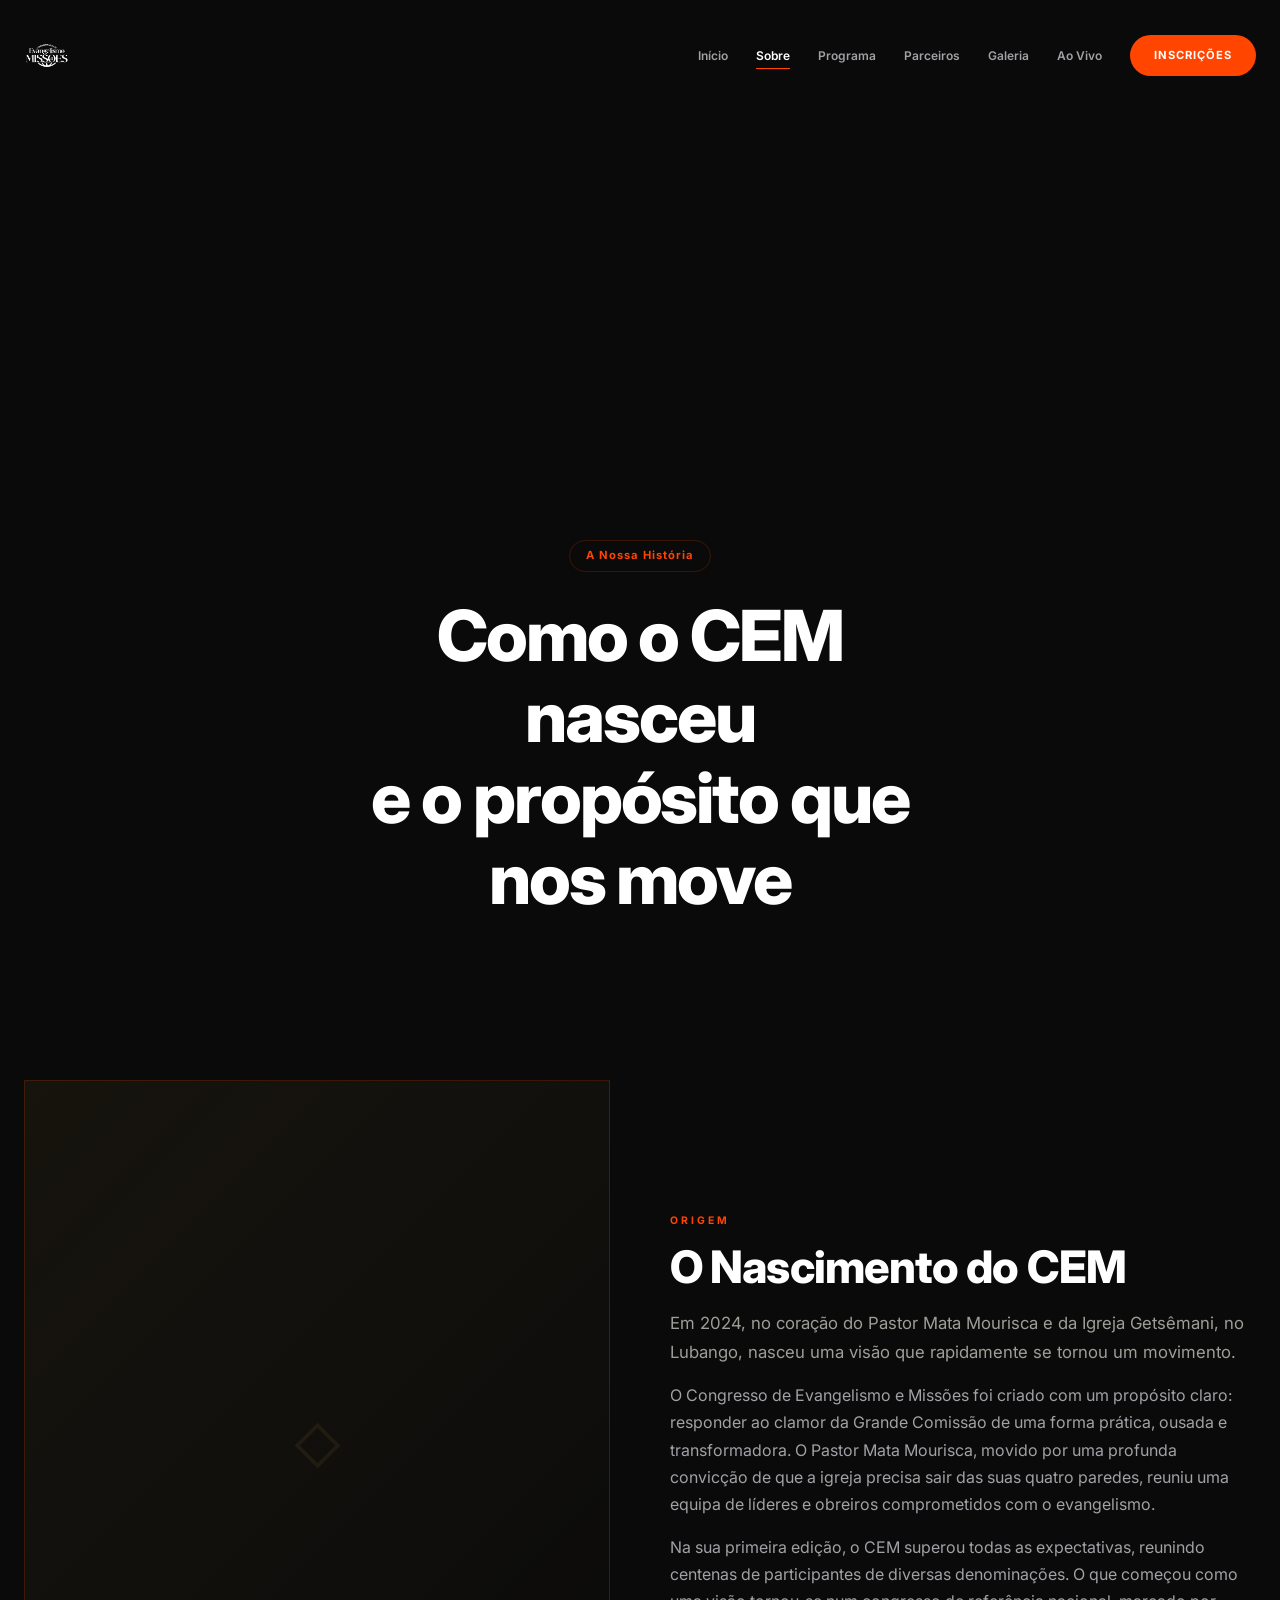
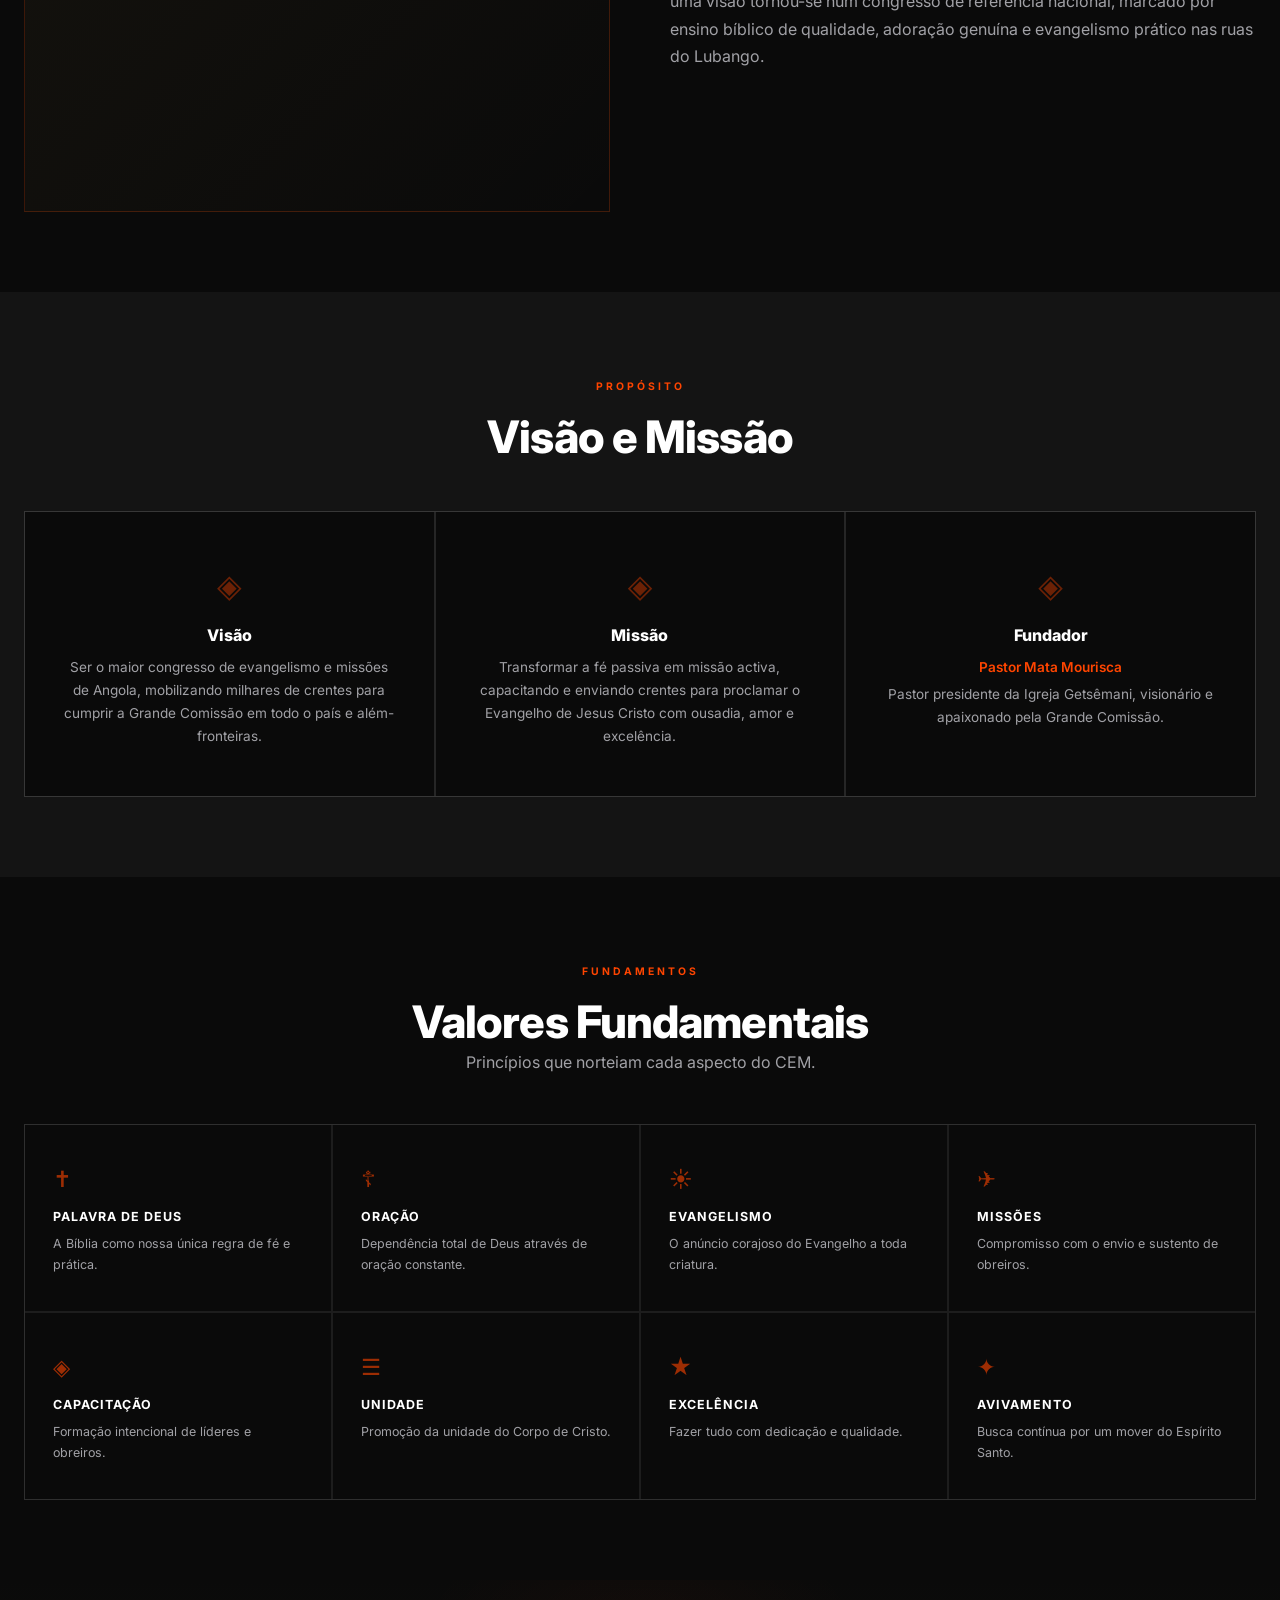
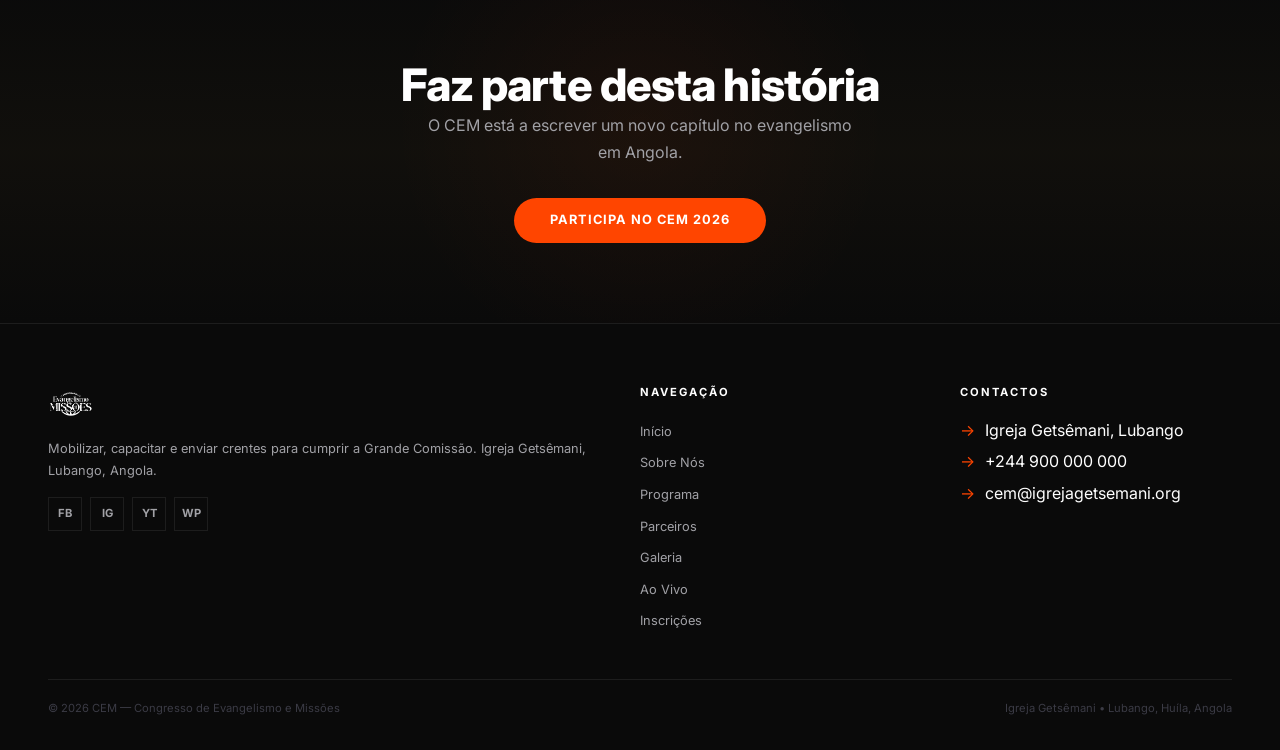
<file: sobre.html>
﻿<!DOCTYPE html>
<html lang="pt">
<head>
  <meta charset="UTF-8">
  <meta name="viewport" content="width=device-width, initial-scale=1.0">
  <title>Sobre Nós — CEM | Congresso de Evangelismo e Missões</title>
  <meta name="description" content="Conhece a história, visão, missão e valores do Congresso de Evangelismo e Missões.">
  <link rel="icon" href="data:image/svg+xml,<svg xmlns='http://www.w3.org/2000/svg' viewBox='0 0 100 100'><text y='.9em' font-size='90'>✝</text></svg>">
  <link rel="stylesheet" href="css/style.css?v=5">
</head>
<body>

  <header class="header">
    <div class="container">
      <a href="index.html" class="logo">
        <img src="images/2026.png" alt="CEM 2026 Logo" class="logo-img">
      </a>
      <nav class="nav-desktop">
        <a href="index.html">Início</a>
        <a href="sobre.html" class="active">Sobre</a>
        <a href="congresso.html">Programa</a>
        <a href="parcerias.html">Parceiros</a>
        <a href="galeria.html">Galeria</a>
        <a href="live.html">Ao Vivo</a>
        <a href="inscricao.html" class="btn-small">Inscrições</a>
      </nav>
      <button class="hamburger" id="menuToggle" aria-label="Menu">
        <span></span><span></span><span></span>
      </button>
    </div>
  </header>

  <div class="menu-overlay" id="menuOverlay">
    <nav>
      <a href="index.html">Início</a>
      <a href="sobre.html" class="active">Sobre</a>
      <a href="congresso.html">Programa</a>
      <a href="parcerias.html">Parceiros</a>
      <a href="galeria.html">Galeria</a>
      <a href="live.html">Ao Vivo</a>
      <a href="inscricao.html">Inscrições</a>
    </nav>
  </div>

  <div class="page-hero">
    <div class="hero-rings">
      <div class="hero-ring"></div>
      <div class="hero-ring r2"></div>
      <div class="hero-ring r3"></div>
    </div>
    <div class="container">
      <span class="hero-badge">A Nossa História</span>
      <h1>Como o CEM nasceu<br>e o propósito que nos move</h1>
    </div>
  </div>

  <section class="page-section">
    <div class="container page-grid">
      <div class="page-image">
        <div class="page-image-box">◇</div>
      </div>
      <div class="page-content">
        <span class="section-label" style="margin-bottom:0.75rem;">Origem</span>
        <h2>O Nascimento do CEM</h2>
        <p style="font-size:1.05rem;color:rgba(240,236,228,0.65);">Em 2024, no coração do Pastor Mata Mourisca e da Igreja Getsêmani, no Lubango, nasceu uma visão que rapidamente se tornou um movimento.</p>
        <p>O Congresso de Evangelismo e Missões foi criado com um propósito claro: responder ao clamor da Grande Comissão de uma forma prática, ousada e transformadora. O Pastor Mata Mourisca, movido por uma profunda convicção de que a igreja precisa sair das suas quatro paredes, reuniu uma equipa de líderes e obreiros comprometidos com o evangelismo.</p>
        <p>Na sua primeira edição, o CEM superou todas as expectativas, reunindo centenas de participantes de diversas denominações. O que começou como uma visão tornou-se num congresso de referência nacional, marcado por ensino bíblico de qualidade, adoração genuína e evangelismo prático nas ruas do Lubango.</p>
      </div>
    </div>
  </section>

  <section class="page-section alt">
    <div class="container text-center">
      <span class="section-label">Propósito</span>
      <h2>Visão e Missão</h2>
    </div>
    <div class="container" style="margin-top:3rem;">
      <div class="info-strip">
        <div class="info-strip-card" data-reveal>
          <span class="info-strip-icon">◈</span>
          <h3>Visão</h3>
          <p>Ser o maior congresso de evangelismo e missões de Angola, mobilizando milhares de crentes para cumprir a Grande Comissão em todo o país e além-fronteiras.</p>
        </div>
        <div class="info-strip-card" data-reveal>
          <span class="info-strip-icon">◈</span>
          <h3>Missão</h3>
          <p>Transformar a fé passiva em missão activa, capacitando e enviando crentes para proclamar o Evangelho de Jesus Cristo com ousadia, amor e excelência.</p>
        </div>
        <div class="info-strip-card" data-reveal>
          <span class="info-strip-icon">◈</span>
          <h3>Fundador</h3>
          <p style="font-weight:600;color:var(--gold);margin-bottom:4px;">Pastor Mata Mourisca</p>
          <p>Pastor presidente da Igreja Getsêmani, visionário e apaixonado pela Grande Comissão.</p>
        </div>
      </div>
    </div>
  </section>

  <section class="page-section">
    <div class="container text-center">
      <span class="section-label">Fundamentos</span>
      <h2>Valores Fundamentais</h2>
      <p style="max-width:500px;margin:0 auto 3rem;">Princípios que norteiam cada aspecto do CEM.</p>
    </div>
    <div class="container">
      <div class="values-grid">
        <div class="value-card"><span class="v-icon">✝</span><h4>Palavra de Deus</h4><p>A Bíblia como nossa única regra de fé e prática.</p></div>
        <div class="value-card"><span class="v-icon">☦</span><h4>Oração</h4><p>Dependência total de Deus através de oração constante.</p></div>
        <div class="value-card"><span class="v-icon">☀</span><h4>Evangelismo</h4><p>O anúncio corajoso do Evangelho a toda criatura.</p></div>
        <div class="value-card"><span class="v-icon">✈</span><h4>Missões</h4><p>Compromisso com o envio e sustento de obreiros.</p></div>
        <div class="value-card"><span class="v-icon">◈</span><h4>Capacitação</h4><p>Formação intencional de líderes e obreiros.</p></div>
        <div class="value-card"><span class="v-icon">☰</span><h4>Unidade</h4><p>Promoção da unidade do Corpo de Cristo.</p></div>
        <div class="value-card"><span class="v-icon">★</span><h4>Excelência</h4><p>Fazer tudo com dedicação e qualidade.</p></div>
        <div class="value-card"><span class="v-icon">✦</span><h4>Avivamento</h4><p>Busca contínua por um mover do Espírito Santo.</p></div>
      </div>
    </div>
  </section>

  <section class="page-section cta-section">
    <div class="container text-center">
      <h2>Faz parte desta história</h2>
      <p>O CEM está a escrever um novo capítulo no evangelismo em Angola.</p>
      <a href="inscricao.html" class="btn btn-primary">Participa no CEM 2026</a>
    </div>
  </section>

  <footer class="footer">
    <div class="container">
      <div class="footer-grid">
        <div class="footer-brand">
          <a href="index.html" class="logo">
            <img src="images/2026.png" alt="CEM 2026 Logo" class="logo-img">
          </a>
          <p>Mobilizar, capacitar e enviar crentes para cumprir a Grande Comissão. Igreja Getsêmani, Lubango, Angola.</p>
          <div class="footer-social">
            <a href="https://facebook.com/cemcongresso" target="_blank" aria-label="Facebook">FB</a>
            <a href="https://instagram.com/cemcongresso" target="_blank" aria-label="Instagram">IG</a>
            <a href="https://youtube.com/@cemcongresso" target="_blank" aria-label="YouTube">YT</a>
            <a href="https://wa.me/+244900000000" target="_blank" aria-label="WhatsApp">WP</a>
          </div>
        </div>
        <div>
          <h4>Navegação</h4>
          <ul>
            <li><a href="index.html">Início</a></li>
            <li><a href="sobre.html">Sobre Nós</a></li>
            <li><a href="congresso.html">Programa</a></li>
            <li><a href="parcerias.html">Parceiros</a></li>
            <li><a href="galeria.html">Galeria</a></li>
            <li><a href="live.html">Ao Vivo</a></li>
            <li><a href="inscricao.html">Inscrições</a></li>
          </ul>
        </div>
        <div>
          <h4>Contactos</h4>
          <ul>
            <li><span class="ci">→</span> Igreja Getsêmani, Lubango</li>
            <li><span class="ci">→</span> +244 900 000 000</li>
            <li><span class="ci">→</span> cem@igrejagetsemani.org</li>
          </ul>
        </div>
      </div>
      <div class="footer-bottom">
        <span>&copy; 2026 CEM — Congresso de Evangelismo e Missões</span>
        <span>Igreja Getsêmani • Lubango, Huíla, Angola</span>
      </div>
    </div>
  </footer>

  <button class="back-top" id="backTop">↑</button>
  <script src="js/main.js"></script>
</body>
</html>
</file>
<file: css/style.css>
@import url('https://fonts.googleapis.com/css2?family=Inter:wght@400;500;600;700;800;900&display=swap');

:root {
  --bg: #0a0a0a;
  --bg-alt: #141414;
  --bg-light: #f5f5f7;
  --card-bg: rgba(255, 255, 255, 0.03);
  --card-hover: rgba(255, 255, 255, 0.06);
  --gold: #ff4500;
  --gold-dim: rgba(255, 69, 0, 0.1);
  --gold-glow: rgba(255, 69, 0, 0.05);
  --red: #ff4500;
  --red-hover: #ff6022;
  --white: #ffffff;
  --muted: #a1a1a6;
  --text-dark: #1c1c1e;
  --muted-dark: #6b6b80;
  --border: rgba(255, 255, 255, 0.08);
  --border-gold: rgba(255, 69, 0, 0.2);
  --font: 'Inter', system-ui, sans-serif;
  --max-w: 1440px;
  --header-h: 72px;
  --ease: cubic-bezier(0.25, 0.46, 0.45, 0.94);
}

*, *::before, *::after { margin: 0; padding: 0; box-sizing: border-box; }
html { scroll-behavior: smooth; -webkit-font-smoothing: antialiased; }
body {
  font-family: var(--font);
  color: var(--white);
  background: var(--bg);
  line-height: 1.6;
  overflow-x: hidden;
}
a { color: currentColor; text-decoration: none; }
ul { list-style: none; }
button { cursor: pointer; border: none; font-family: inherit; background: none; color: inherit; font-size: inherit; }
input, textarea, select { font-family: inherit; font-size: inherit; outline: none; }
:focus-visible { outline: 2px solid var(--gold); outline-offset: 2px; }
button:focus-visible, a:focus-visible { outline: 2px solid var(--gold); outline-offset: 2px; border-radius: 4px; }

.container { width: 100%; max-width: var(--max-w); margin: 0 auto; padding: 0 24px; }

::selection { background: var(--gold); color: var(--bg); }

h1, h2, h3 { line-height: 1.15; font-weight: 800; color: var(--white); }
h1 { font-size: clamp(2.4rem, 5.5vw, 5rem); letter-spacing: -0.03em; }
h2 { font-size: clamp(1.6rem, 3.5vw, 2.8rem); letter-spacing: -0.02em; }
h3 { font-size: clamp(1.1rem, 1.8vw, 1.5rem); }
p { color: var(--muted); margin-bottom: 1rem; line-height: 1.7; }

/* ------------------------------------------------
   HEADER — clean minimal
   ------------------------------------------------ */
.header {
  position: fixed; top: 20px; left: 0; right: 0; z-index: 1000;
  height: var(--header-h);
  background: transparent;
  backdrop-filter: none;
  border-bottom: 1px solid transparent;
  transition: background 0.4s var(--ease), backdrop-filter 0.4s var(--ease), border-color 0.4s var(--ease), top 0.4s var(--ease);
}
.header.scrolled {
  top: 0;
  background: rgba(5, 5, 10, 0.88);
  backdrop-filter: blur(20px);
  border-bottom: 1px solid var(--border);
}
.header .container { display: flex; align-items: center; justify-content: space-between; height: 100%; }

.header-left {
  display: flex;
  align-items: center;
  gap: 30px;
}
.mini-countdown {
  opacity: 0;
  visibility: hidden;
  transform: translateY(10px);
  transition: all 0.3s var(--ease);
  font-size: 0.8rem;
  font-weight: 700;
  color: var(--gold);
  display: flex;
  align-items: baseline;
  background: rgba(255, 69, 0, 0.1);
  padding: 4px 10px;
  border-radius: 4px;
  border: 1px solid var(--border-gold);
}
.mini-countdown.visible {
  opacity: 1;
  visibility: visible;
  transform: translateY(0);
}
.m-cd-l {
  font-size: 0.65rem;
  color: var(--white);
  margin-right: 2px;
}
.m-cd-s {
  color: var(--muted);
  margin: 0 2px;
}
.logo { display: flex; align-items: center; gap: 12px; }
.logo-img {
  height: 40px;
  width: auto;
  object-fit: contain;
  transition: transform 0.3s var(--ease);
}
.logo:hover .logo-img {
  transform: scale(1.05);
}

.nav-desktop { display: flex; align-items: center; gap: 28px; }
.nav-desktop a {
  font-size: 0.75rem; font-weight: 600;
  color: var(--muted); transition: color 0.3s var(--ease);
  position: relative;
}
.nav-desktop a:hover,
.nav-desktop a.active { color: var(--white); }
.nav-desktop a::after {
  content: ''; position: absolute; bottom: -4px; left: 0;
  width: 0; height: 1.5px; background: var(--gold);
  transition: width 0.3s var(--ease);
}
.nav-desktop a:hover::after,
.nav-desktop a.active::after { width: 100%; }

.btn-small {
  padding: 12px 24px;
  background: var(--red);
  color: var(--white) !important;
  font-size: 0.7rem !important;
  font-weight: 700 !important;
  letter-spacing: 1px;
  text-transform: uppercase;
  border-radius: 100px;
  transition: background 0.3s var(--ease);
}
.btn-small::after { display: none !important; }
.btn-small:hover { background: var(--red-hover) !important; }

.hamburger {
  display: none;
  width: 36px; height: 36px;
  flex-direction: column; align-items: center; justify-content: center; gap: 5px;
}
.hamburger span { display: block; width: 20px; height: 1.5px; background: var(--white); transition: all 0.35s var(--ease); }
.hamburger.active span:nth-child(1) { transform: rotate(45deg) translate(4px, 4px); }
.hamburger.active span:nth-child(2) { opacity: 0; }
.hamburger.active span:nth-child(3) { transform: rotate(-45deg) translate(4px, -4px); }

.menu-overlay {
  position: fixed; inset: 0; z-index: 999;
  background: rgba(5, 5, 10, 0.98); backdrop-filter: blur(24px);
  display: flex; align-items: center; justify-content: center;
  opacity: 0; visibility: hidden;
  transition: all 0.4s var(--ease);
}
.menu-overlay.open { opacity: 1; visibility: visible; }
.menu-overlay nav { display: flex; flex-direction: column; align-items: center; gap: 20px; }
.menu-overlay nav a {
  font-size: clamp(1.5rem, 4vw, 2.5rem);
  font-weight: 700; color: var(--muted);
  transition: color 0.3s var(--ease);
}
.menu-overlay nav a:hover,
.menu-overlay nav a.active { color: var(--gold); }

/* ------------------------------------------------
   HERO — hatch style
   ------------------------------------------------ */
.hero {
  min-height: 100vh;
  display: flex; align-items: center; justify-content: center;
  padding-top: var(--header-h);
  position: relative;
  overflow: hidden;
  text-align: center;
}
.hero-map {
  position: absolute;
  top: 0;
  left: 0;
  width: 100%;
  height: 100%;
  pointer-events: none;
  z-index: 0;
}
.hero .container { position: relative; z-index: 1; max-width: 700px; }

.hero-badge {
  display: inline-block;
  font-size: 0.7rem;
  font-weight: 700;
  letter-spacing: 1px;
  color: var(--gold);
  border: 1px solid var(--border-gold);
  padding: 6px 16px;
  margin-bottom: 1.5rem;
  border-radius: 100px;
}
.hero-date {
  font-size: clamp(0.65rem, 1.2vw, 0.8rem);
  font-weight: 700;
  letter-spacing: 3px;
  color: var(--muted);
  margin-bottom: 1.5rem;
}
.hero-title {
  margin-bottom: 0.5rem;
  position: relative;
}
.hero-text-group {
  display: block;
}
.hero-line {
  display: block;
  opacity: 0;
  animation: heroTextAnim 14s var(--ease) infinite;
}
.line-1 { animation-delay: 0s; }
.line-2 { animation-delay: 0.2s; }
.line-3 { animation-delay: 0.4s; }
.line-4 { animation-delay: 0.6s; }
.line-5 { animation-delay: 0.8s; }
@font-face {
  font-family: 'Holimount';
  src: url('[data-uri]') format('opentype');
  font-weight: normal;
  font-style: normal;
  font-display: swap;
}

.hero-title .hl { 
  color: var(--gold); 
  font-family: 'Holimount', cursive;
  font-size: 4.2em;
  font-weight: normal;
  display: inline-block;
  line-height: 0.8;
  transform: translateY(-0.35em);
}
.hero-year {
  position: absolute;
  left: 50%;
  top: 50%;
  transform: translate(-50%, -50%) scale(0.9);
  height: 7em;
  opacity: 0;
  animation: heroYearAnim 14s var(--ease) infinite;
}
@keyframes heroTextAnim {
  0% { opacity: 0; transform: translateX(30px); filter: blur(8px); }
  7% { opacity: 1; transform: translateX(0); filter: blur(0); }
  40% { opacity: 1; transform: translateX(0); filter: blur(0); }
  47% { opacity: 0; transform: translateX(-30px); filter: blur(8px); }
  100% { opacity: 0; transform: translateX(-30px); filter: blur(8px); }
}
@keyframes heroYearAnim {
  0%, 46% { opacity: 0; transform: translate(-50%, -50%) scale(0.9); filter: blur(8px); }
  53% { opacity: 1; transform: translate(-50%, -50%) scale(1); filter: blur(0); }
  93% { opacity: 1; transform: translate(-50%, -50%) scale(1.05); filter: blur(0); }
  100% { opacity: 0; transform: translate(-50%, -50%) scale(1.1); filter: blur(8px); }
}
.hero-sub {
  font-size: 1rem;
  color: var(--muted);
  max-width: 520px;
  margin: -0.5rem auto 1rem;
  line-height: 1.7;
}
.hero-availability {
  font-size: 0.8rem;
  font-weight: 600;
  color: var(--gold);
  margin-bottom: 2rem;
}
.hero-actions { display: flex; gap: 12px; justify-content: center; flex-wrap: wrap; }

/* ------------------------------------------------
   BUTTONS
   ------------------------------------------------ */
.btn {
  display: inline-flex;
  align-items: center;
  justify-content: center;
  gap: 8px;
  padding: 16px 36px;
  font-size: 0.8rem;
  font-weight: 700;
  letter-spacing: 1px;
  text-transform: uppercase;
  border-radius: 100px;
  transition: all 0.3s var(--ease);
  line-height: 1;
}
.btn-primary { background: var(--red); color: var(--white); }
.btn-primary:hover { background: var(--red-hover); transform: translateY(-2px); box-shadow: 0 8px 24px rgba(255, 69, 0, 0.3); }
.btn-outline { background: #1c1c1e; color: var(--white); border: 1px solid rgba(255, 255, 255, 0.15); }
.btn-outline:hover { background: rgba(255, 255, 255, 0.08); border-color: var(--white); transform: translateY(-2px); }
.btn-full { width: 100%; justify-content: center; }

/* ------------------------------------------------
   COUNTDOWN TIMER
   ------------------------------------------------ */
.countdown-bar {
  border-top: 1px solid var(--border);
  border-bottom: 1px solid var(--border);
  background: var(--bg-alt);
  padding: 20px 0;
}
.countdown-wrapper {
  display: flex;
  align-items: center;
  justify-content: center;
  gap: 15px;
}
.countdown-container {
  display: flex;
  align-items: center;
  justify-content: center;
  gap: 40px;
  flex-wrap: wrap;
}
.countdown-phrase {
  font-size: 1.1rem;
  font-weight: 800;
  text-transform: uppercase;
  letter-spacing: 2px;
  color: var(--white);
  text-align: center;
  margin: 0;
}
.countdown-phrase span {
  color: var(--gold);
}
.countdown-phrase .hl {
  font-family: 'Holimount', cursive;
  font-size: 5.5em;
  font-weight: normal;
  text-transform: none; /* overrides the uppercase from the phrase */
  color: var(--gold);
  line-height: 0.5;
  display: inline-block;
  vertical-align: middle;
  transform: translateY(0.05em);
  margin-left: -12px; /* Pulls the word to the left */
}
.cd-item {
  display: flex;
  flex-direction: column;
  align-items: center;
  min-width: 60px;
}
.cd-num {
  font-size: clamp(1.8rem, 4vw, 2.5rem);
  font-weight: 900;
  color: var(--white);
  line-height: 1;
  font-family: var(--font);
}
.cd-label {
  font-size: 0.65rem;
  font-weight: 700;
  letter-spacing: 2px;
  text-transform: uppercase;
  color: var(--gold);
  margin-top: 4px;
}
.cd-sep {
  font-size: 2rem;
  font-weight: 700;
  color: var(--muted);
  transform: translateY(-8px);
}
.cd-live {
  font-size: 1.5rem;
  font-weight: 800;
  color: var(--gold);
  letter-spacing: 2px;
  text-transform: uppercase;
}

/* ------------------------------------------------
   SECTION COMMON
   ------------------------------------------------ */
.section { padding: 100px 0; }
.section-days { background: var(--bg-alt); }
.section-banner { background: var(--bg); padding: 0; }
.section-speakers { background: var(--bg); }
.section-curated { background: var(--bg-alt); }
.section-highlights { background: var(--bg); }
.section-testimonials { background: var(--bg-alt); }
.section-venue { background: var(--bg); }
.section-tickets { background: var(--bg-alt); }
/* Light alternating sections (like Hatch white sections) */
.section-light {
  background: var(--bg-light);
}
.section-light .section-title,
.section-light h2,
.section-light h3,
.section-light h4 {
  color: var(--text-dark);
}
.section-light .section-desc,
.section-light p {
  color: var(--muted-dark);
}
.section-light .day-card,
.section-light .talk-card,
.section-light .ticket-card {
  background: #ffffff;
  border: 1px solid rgba(0, 0, 0, 0.06);
}
.section-light .day-card:hover {
  background: rgba(0, 0, 0, 0.02);
}
.section-light .day-meta {
  color: var(--muted-dark);
}
.section-light .days-grid,
.section-light .talks-grid,
.section-light .tickets-grid {
  background: rgba(0, 0, 0, 0.08);
  border: 1px solid rgba(0, 0, 0, 0.08);
}
.section-light .day-badge {
  color: var(--gold);
  border-color: var(--border-gold);
}
.section-light .cheio-badge,
.section-light .ticket-badge.cheio-badge {
  color: var(--muted-dark);
  border-color: rgba(0, 0, 0, 0.1);
}
.section-light .ticket-price {
  color: var(--gold);
}
.section-light .ticket-card ul li {
  color: var(--muted-dark);
  border-bottom: 1px solid rgba(0, 0, 0, 0.06);
}
.section-light .ticket-left {
  color: var(--gold);
}
.section-light .ticket-note p {
  color: var(--muted-dark);
}
.section-light .ticket-card.featured {
  background: #ffffff;
  border: 1px solid var(--border-gold);
}
.section-light .talk-card {
  background: #ffffff;
}
.section-light .talk-card:hover {
  background: rgba(0, 0, 0, 0.02);
}
.section-light .talk-tag {
  color: var(--gold);
  border-color: var(--border-gold);
}
.section-light .talk-card h4 {
  color: var(--text-dark);
}
.section-light .talk-card p {
  color: var(--muted-dark);
}

.section-label {
  display: inline-block;
  font-size: 0.65rem;
  font-weight: 700;
  letter-spacing: 3px;
  text-transform: uppercase;
  color: var(--gold);
  margin-bottom: 1rem;
}
.section-title {
  margin-bottom: 0.75rem;
  max-width: 600px;
}
.section-desc {
  font-size: 0.95rem;
  color: var(--muted);
  max-width: 520px;
  margin-bottom: 3rem;
}

/* ------------------------------------------------
   BRANDS STRIP (like Hatch logos)
   ------------------------------------------------ */
.brands {
  display: flex;
  flex-wrap: wrap;
  gap: 24px 48px;
  align-items: center;
  margin-top: 2.5rem;
}
.brands span {
  font-size: 0.65rem;
  font-weight: 700;
  letter-spacing: 2px;
  color: var(--muted);
  opacity: 0.4;
  white-space: nowrap;
}

/* ------------------------------------------------
   DAYS GRID — like Hatch "3 Days to go deep"
   ------------------------------------------------ */
.days-grid {
  display: grid;
  grid-template-columns: repeat(3, 1fr);
  gap: 2px;
  background: var(--border);
  border: 1px solid var(--border);
}
.day-card {
  background: var(--bg);
  padding: 36px 32px;
  position: relative;
  display: flex;
  flex-direction: column;
  transition: background 0.35s var(--ease), border-color 0.35s var(--ease);
}
.day-card:hover {
  background: var(--card-hover);
}
.day-card.last {
  background: var(--bg);
}
.day-card.soldout { background: var(--bg-alt); }
.day-badge {
  display: inline-block;
  font-size: 0.55rem;
  font-weight: 700;
  letter-spacing: 1px;
  text-transform: uppercase;
  color: var(--gold);
  border: 1px solid var(--border-gold);
  padding: 3px 12px;
  border-radius: 100px;
  margin-bottom: 1rem;
  align-self: flex-start;
}
.cheio-badge {
  color: var(--muted);
  border-color: rgba(255, 255, 255, 0.1);
}
.day-label {
  font-size: 0.65rem;
  font-weight: 700;
  letter-spacing: 2px;
  text-transform: uppercase;
  color: var(--muted);
  margin-bottom: 0.5rem;
}
.day-card h3 {
  font-size: clamp(1rem, 1.5vw, 1.3rem);
  font-weight: 800;
  margin-bottom: 0.75rem;
}
.day-card p {
  font-size: 0.82rem;
  margin-bottom: auto;
  flex: 1;
}
.day-meta {
  display: block;
  font-size: 0.65rem;
  font-weight: 600;
  color: var(--muted);
  letter-spacing: 0.5px;
  margin: 1rem 0 0.75rem;
}
.day-cta {
  font-size: 0.7rem;
  font-weight: 700;
  letter-spacing: 1px;
  text-transform: uppercase;
  color: var(--gold);
  transition: opacity 0.3s;
}
.day-cta:hover { opacity: 0.7; }

/* ------------------------------------------------
   BANNER OFICIAL
   ------------------------------------------------ */
.banner-img {
  width: 100%;
  height: auto;
  display: block;
}

/* ------------------------------------------------
   SPEAKERS GRID — hatch style with company
   ------------------------------------------------ */
.speakers-grid {
  display: grid;
  grid-template-columns: repeat(5, 1fr);
  gap: 2px;
  background: var(--border);
  border: 1px solid var(--border);
}
.speaker-card {
  background: var(--bg);
  padding: 24px;
  display: flex;
  flex-direction: column;
}
.speaker-photo {
  width: 100%;
  aspect-ratio: 1;
  background: radial-gradient(circle at 50% 120%, #2c2c2c 0%, #050505 85%);
  border: 1px solid var(--border);
  position: relative;
  overflow: hidden;
  margin-bottom: 18px;
  display: flex;
  align-items: center;
  justify-content: center;
}
.speaker-photo::before {
  content: '';
  position: absolute;
  inset: 0;
  background-image: linear-gradient(rgba(255, 255, 255, 0.04) 1px, transparent 1px),
                    linear-gradient(90deg, rgba(255, 255, 255, 0.04) 1px, transparent 1px);
  background-size: 16px 16px;
  pointer-events: none;
}
.speaker-photo-sil {
  width: 44%;
  height: 44%;
  background: #333336;
  border-radius: 50%;
  position: relative;
  transform: translateY(10px);
}
.speaker-photo-sil::after {
  content: '';
  position: absolute;
  top: 70%; left: -30%;
  width: 160%;
  height: 120%;
  background: #222224;
  border-radius: 50% 50% 0 0;
}
.speaker-initials {
  position: absolute;
  font-size: 1.4rem;
  font-weight: 900;
  color: rgba(255, 255, 255, 0.8);
  letter-spacing: -0.5px;
  z-index: 5;
}
.speaker-img {
  width: 100%;
  height: 100%;
  object-fit: cover;
  position: absolute;
  top: 0;
  left: 0;
  z-index: 10;
  filter: grayscale(100%) contrast(1.1); /* Standard aesthetic for professional headshots, can remove if not wanted */
  transition: all 0.4s var(--ease);
}
.speaker-card:hover .speaker-img {
  filter: grayscale(0%);
  transform: scale(1.05);
}
.speaker-info { margin-bottom: 12px; }
.speaker-info h4 {
  font-size: 0.95rem;
  font-weight: 800;
  color: var(--white);
  margin-bottom: 4px;
}
.speaker-role {
  display: block;
  font-size: 0.7rem;
  color: var(--gold);
  font-weight: 700;
  text-transform: uppercase;
  letter-spacing: 0.5px;
}
.speaker-org {
  display: block;
  font-size: 0.65rem;
  color: var(--muted);
  font-weight: 600;
  letter-spacing: 0.5px;
  margin-top: 2px;
}
.speaker-card p {
  font-size: 0.78rem;
  margin: 0;
  color: var(--muted);
  line-height: 1.6;
}

/* ------------------------------------------------
   TALKS GRID — like Hatch "Inspiring, practical & relevant"
   ------------------------------------------------ */
.talks-grid {
  display: grid;
  grid-template-columns: repeat(3, 1fr);
  gap: 2px;
  background: var(--border);
  border: 1px solid var(--border);
}
.talk-card {
  background: var(--bg-alt);
  padding: 36px 32px;
  transition: background 0.35s var(--ease);
}
.talk-card:hover { background: var(--card-hover); }
.talk-tag {
  display: inline-block;
  font-size: 0.55rem;
  font-weight: 700;
  letter-spacing: 1px;
  color: var(--gold);
  padding: 2px 8px;
  border: 1px solid var(--border-gold);
  margin-bottom: 12px;
}
.talk-card h4 {
  font-size: 0.9rem;
  font-weight: 700;
  color: var(--white);
  margin-bottom: 6px;
}
.talk-card p {
  font-size: 0.75rem;
  color: var(--muted);
  margin: 0;
}

/* ------------------------------------------------
   TESTIMONIALS — hatch style
   ------------------------------------------------ */
.testimonials-grid {
  display: grid;
  grid-template-columns: repeat(3, 1fr);
  gap: 2px;
  background: var(--border);
  border: 1px solid var(--border);
}
.testimonial-card {
  background: var(--bg);
  padding: 40px 32px;
  display: flex;
  flex-direction: column;
}
.testimonial-card p {
  font-size: 0.9rem;
  color: rgba(240, 236, 228, 0.7);
  line-height: 1.7;
  flex: 1;
  margin-bottom: 1.25rem;
}
.testimonial-author strong {
  display: block;
  font-weight: 700;
  color: var(--white);
  font-size: 0.85rem;
  margin-bottom: 2px;
}
.testimonial-author span {
  font-size: 0.7rem;
  color: var(--muted);
}

/* ------------------------------------------------
   VENUE — hatch immersive full-bleed
   ------------------------------------------------ */
.section-venue {
  padding: 0;
  background: var(--bg);
}
.venue-cover {
  position: relative;
  min-height: 520px;
  display: flex;
  align-items: flex-end;
  background-color: #0d0d0f;
  background-image: url('../images/base.png');
  background-size: cover;
  background-position: center;
  overflow: hidden;
}
.venue-cover::before {
  content: '';
  position: absolute;
  inset: 0;
  background:
    radial-gradient(ellipse at 20% 80%, rgba(255, 69, 0, 0.06) 0%, transparent 50%),
    radial-gradient(ellipse at 80% 20%, rgba(255, 69, 0, 0.03) 0%, transparent 50%);
  pointer-events: none;
}
.venue-cover::after {
  content: '';
  position: absolute;
  inset: 0;
  background-image:
    linear-gradient(rgba(255, 255, 255, 0.03) 1px, transparent 1px),
    linear-gradient(90deg, rgba(255, 255, 255, 0.03) 1px, transparent 1px);
  background-size: 32px 32px;
  pointer-events: none;
}
.venue-overlay {
  position: absolute;
  inset: 0;
  background: linear-gradient(to top, rgba(10, 10, 10, 0.95) 0%, rgba(10, 10, 10, 0.4) 40%, rgba(10, 10, 10, 0.6) 100%);
}
.venue-foreground {
  position: relative;
  z-index: 2;
  padding: 60px 24px;
  width: 100%;
}
.venue-card {
  max-width: 480px;
  background: rgba(20, 20, 22, 0.9);
  backdrop-filter: blur(20px);
  border: 1px solid var(--border);
  border-radius: 16px;
  padding: 40px 36px;
  margin-left: auto;
  margin-right: 0;
}
.venue-label {
  font-size: 0.65rem;
  font-weight: 800;
  letter-spacing: 3px;
  text-transform: uppercase;
  color: var(--gold);
  margin-bottom: 10px;
}
.venue-name {
  font-size: 1.6rem;
  font-weight: 800;
  color: var(--white);
  margin-bottom: 12px;
  letter-spacing: -0.02em;
}
.venue-desc {
  font-size: 0.85rem;
  color: var(--muted);
  line-height: 1.7;
  margin-bottom: 16px;
}
.venue-meta {
  display: flex;
  flex-wrap: wrap;
  gap: 6px;
  align-items: center;
  margin-bottom: 20px;
}
.venue-addr {
  font-size: 0.75rem;
  font-weight: 600;
  color: rgba(255, 255, 255, 0.5);
  letter-spacing: 0.5px;
}
.venue-sep {
  color: rgba(255, 255, 255, 0.15);
  font-size: 0.6rem;
}
.venue-cap {
  font-size: 0.75rem;
  font-weight: 600;
  color: rgba(255, 255, 255, 0.4);
}
.venue-card .btn { margin-top: 4px; }

/* ------------------------------------------------
   TICKETS / INSCRIÇÃO — hatch pricing style
   ------------------------------------------------ */
.tickets-grid {
  display: grid;
  grid-template-columns: 1fr 1fr;
  gap: 2px;
  background: var(--border);
  border: 1px solid var(--border);
}
.ticket-card {
  background: var(--bg);
  padding: 40px 36px;
  display: flex;
  flex-direction: column;
}
.ticket-card.featured {
  background: var(--bg-alt);
  border: 1px solid var(--border-gold);
  position: relative;
}
.ticket-badge {
  display: inline-block;
  font-size: 0.55rem;
  font-weight: 700;
  letter-spacing: 1px;
  text-transform: uppercase;
  color: var(--gold);
  padding: 3px 10px;
  border: 1px solid var(--border-gold);
  margin-bottom: 1rem;
  align-self: flex-start;
}
.ticket-badge.cheio-badge {
  color: var(--muted);
  border-color: rgba(255, 255, 255, 0.1);
}
.ticket-card h3 {
  font-size: 1rem;
  font-weight: 800;
  margin-bottom: 1rem;
}
.ticket-price {
  font-size: 2rem;
  font-weight: 900;
  color: var(--gold);
  line-height: 1;
  margin-bottom: 1.5rem;
}
.ticket-price span {
  display: block;
  font-size: 0.7rem;
  font-weight: 600;
  color: var(--muted);
  margin-top: 4px;
}
.ticket-card ul {
  list-style: none;
  margin-bottom: 2rem;
  flex: 1;
}
.ticket-card ul li {
  font-size: 0.8rem;
  color: var(--muted);
  padding: 6px 0;
  border-bottom: 1px solid var(--border);
}
.ticket-card ul li:last-child { border-bottom: none; }
.ticket-left {
  display: block;
  font-size: 0.65rem;
  font-weight: 600;
  color: var(--gold);
  margin-top: 0.75rem;
  text-align: center;
}
.ticket-note {
  margin-top: 1.5rem;
  text-align: center;
}
.ticket-note p {
  font-size: 0.7rem;
  color: var(--muted);
  opacity: 0.6;
  margin: 0;
}

/* ------------------------------------------------
   NEWSLETTER — hatch style prominent card
   ------------------------------------------------ */
.newsletter-section {
  padding: 0 24px;
}
.newsletter-card {
  background: #141416;
  border: 1px solid var(--border);
  border-radius: 20px;
  padding: 60px 56px;
  margin-top: 60px;
  margin-bottom: 60px;
  position: relative;
  overflow: hidden;
}
.newsletter-card::before {
  content: '';
  position: absolute;
  top: -50%;
  right: -20%;
  width: 400px;
  height: 400px;
  background: radial-gradient(circle, rgba(255, 69, 0, 0.05), transparent 60%);
  pointer-events: none;
}
.newsletter-content {
  max-width: 500px;
  position: relative;
  z-index: 1;
}
.newsletter-label {
  font-size: 0.65rem;
  font-weight: 800;
  letter-spacing: 3px;
  text-transform: uppercase;
  color: var(--gold);
  margin-bottom: 12px;
  display: block;
}
.newsletter-title {
  font-size: 1.6rem;
  font-weight: 800;
  color: var(--white);
  margin-bottom: 14px;
  line-height: 1.15;
  letter-spacing: -0.02em;
}
.newsletter-desc {
  font-size: 0.85rem;
  color: var(--muted);
  line-height: 1.7;
  margin-bottom: 28px;
}
.newsletter-form { display: flex; flex-direction: column; gap: 12px; }
.newsletter-row {
  display: grid;
  grid-template-columns: 1fr 1fr;
  gap: 12px;
}
.newsletter-input {
  background: rgba(255, 255, 255, 0.04);
  border: 1px solid rgba(255, 255, 255, 0.08);
  border-radius: 12px;
  padding: 14px 16px;
  font-size: 0.85rem;
  font-family: var(--font);
  color: var(--white);
  transition: border-color 0.3s var(--ease);
}
.newsletter-input:focus {
  border-color: var(--gold);
  outline: none;
  background: rgba(255, 255, 255, 0.06);
}
.newsletter-input::placeholder { color: var(--muted); }
.newsletter-btn { padding: 14px 28px; }

/* ------------------------------------------------
   FOOTER — minimal
   ------------------------------------------------ */
.footer {
  padding: 60px 24px 32px;
  border-top: 1px solid var(--border);
}
.footer-grid { display: grid; grid-template-columns: 2fr 1fr 1fr; gap: 48px; margin-bottom: 40px; }
.footer-brand p { font-size: 0.8rem; margin-top: 14px; color: var(--muted); }
.footer h4 {
  font-size: 0.7rem;
  font-weight: 700;
  color: var(--white);
  text-transform: uppercase;
  letter-spacing: 2px;
  margin-bottom: 16px;
}
.footer ul li { margin-bottom: 6px; }
.footer ul li a { color: var(--muted); font-size: 0.8rem; transition: color 0.3s var(--ease); }
.footer ul li a:hover { color: var(--gold); }
.footer ul li .ci { color: var(--gold); margin-right: 6px; }

.footer-social { display: flex; gap: 8px; margin-top: 16px; }
.footer-social a {
  width: 34px; height: 34px;
  border: 1px solid var(--border);
  display: flex; align-items: center; justify-content: center;
  color: var(--muted); font-size: 0.7rem; font-weight: 700;
  transition: all 0.3s var(--ease);
}
.footer-social a:hover { border-color: var(--gold); color: var(--gold); }

.footer-bottom {
  padding-top: 20px;
  border-top: 1px solid var(--border);
  display: flex; align-items: center; justify-content: space-between;
  flex-wrap: wrap; gap: 12px;
}
.footer-bottom span { font-size: 0.7rem; color: rgba(107, 107, 128, 0.5); }

/* ------------------------------------------------
   BACK TO TOP
   ------------------------------------------------ */
.back-top {
  position: fixed; bottom: 28px; right: 28px; z-index: 99;
  width: 38px; height: 38px;
  background: rgba(255, 255, 255, 0.04);
  border: 1px solid var(--border);
  color: var(--muted); font-size: 1rem;
  display: flex; align-items: center; justify-content: center;
  opacity: 0; visibility: hidden;
  transform: translateY(12px);
  transition: all 0.35s var(--ease);
}
.back-top.show { opacity: 1; visibility: visible; transform: translateY(0); }
.back-top:hover { border-color: var(--gold); color: var(--gold); }

/* ------------------------------------------------
   PAGE HERO (internal pages)
   ------------------------------------------------ */
.page-hero {
  padding: 140px 24px 80px;
  text-align: center;
  position: relative;
  overflow: hidden;
}
.page-hero .hero-rings {
  width: 400px;
  height: 400px;
}
.page-hero .hero-ring {
  width: 140px;
  height: 140px;
}
.page-hero .hero-ring.r2 {
  width: 240px;
  height: 240px;
}
.page-hero .hero-ring.r3 {
  width: 340px;
  height: 340px;
}
.page-hero .hero-badge { margin-bottom: 1.5rem; }
.page-hero .container { position: relative; z-index: 1; }
.page-hero h1 { position: relative; max-width: 600px; margin: 0 auto; }

/* ------------------------------------------------
   PAGE SECTIONS (internal)
   ------------------------------------------------ */
.page-section { padding: 80px 0; }
.page-section.alt { background: var(--bg-alt); }
.page-section.light { background: var(--bg-light); }
.page-section.light h2 { color: var(--text-dark); }
.page-section.light p { color: var(--muted-dark); }

.page-grid {
  display: grid;
  grid-template-columns: 1fr 1fr;
  gap: 60px;
  align-items: center;
}
.page-image-box {
  aspect-ratio: 4/5;
  background: linear-gradient(135deg, rgba(232, 184, 75, 0.06), transparent);
  border: 1px solid var(--border-gold);
  display: flex; align-items: center; justify-content: center;
  font-size: 3rem; color: rgba(232, 184, 75, 0.08);
  position: relative; overflow: hidden;
}
.page-content h2 { margin-bottom: 1rem; }

/* ------------------------------------------------
   CTA SECTION
   ------------------------------------------------ */
.cta-section {
  text-align: center;
  padding: 80px 24px;
  position: relative;
  overflow: hidden;
  background: linear-gradient(180deg, var(--bg) 0%, rgba(232, 184, 75, 0.03) 50%, var(--bg) 100%);
}
.cta-section::before {
  content: '';
  position: absolute; top: -30%; left: 50%; transform: translateX(-50%);
  width: 500px; height: 500px;
  background: radial-gradient(circle, var(--gold-glow), transparent 70%);
  pointer-events: none;
}
.cta-section h2,
.cta-section p,
.cta-section .btn { position: relative; }
.cta-section p { max-width: 450px; margin: 0 auto 2rem; }

/* ------------------------------------------------
   TEXT CENTER
   ------------------------------------------------ */
.text-center { text-align: center; }

/* ------------------------------------------------
   INFO STRIP (3 col cards for interno pages)
   ------------------------------------------------ */
.info-strip {
  display: grid;
  grid-template-columns: repeat(3, 1fr);
  gap: 2px;
  background: var(--border);
  border: 1px solid var(--border);
}
.info-strip-card {
  background: var(--bg);
  padding: 48px 36px;
  text-align: center;
  transition: background 0.3s var(--ease);
}
.info-strip-card:hover { background: var(--card-hover); }
.info-strip-icon {
  font-size: 2rem;
  color: var(--gold);
  display: block;
  margin-bottom: 14px;
  opacity: 0.4;
}
.info-strip-card h3 {
  font-size: 1rem;
  font-weight: 800;
  margin-bottom: 0.75rem;
}
.info-strip-card p {
  font-size: 0.85rem;
  margin: 0;
}

/* ------------------------------------------------
   VALUES GRID (8 values)
   ------------------------------------------------ */
.values-grid {
  display: grid;
  grid-template-columns: repeat(4, 1fr);
  gap: 2px;
  background: var(--border);
  border: 1px solid var(--border);
}
.value-card {
  background: var(--bg);
  padding: 36px 28px;
  transition: background 0.3s var(--ease);
}
.value-card:hover { background: var(--card-hover); }
.value-card .v-icon {
  font-size: 1.4rem;
  color: var(--gold);
  display: block;
  margin-bottom: 10px;
  opacity: 0.6;
}
.value-card h4 {
  font-size: 0.78rem;
  font-weight: 700;
  color: var(--white);
  text-transform: uppercase;
  letter-spacing: 1px;
  margin-bottom: 6px;
}
.value-card p {
  font-size: 0.78rem;
  margin: 0;
}

/* ------------------------------------------------
   SCHEDULE LIST
   ------------------------------------------------ */
.schedule-list {
  max-width: 680px;
  margin: 0 auto;
}
.schedule-item {
  display: grid;
  grid-template-columns: 70px 1fr;
  gap: 28px;
  padding: 24px 0;
  border-bottom: 1px solid var(--border);
  align-items: start;
}
.schedule-item:last-child { border-bottom: none; }
.schedule-day {
  font-size: 1.2rem;
  font-weight: 800;
  color: var(--gold);
  line-height: 1.2;
}
.schedule-badge {
  display: inline-block;
  font-size: 0.5rem;
  font-weight: 700;
  letter-spacing: 1px;
  text-transform: uppercase;
  color: var(--gold);
  border: 1px solid var(--border-gold);
  padding: 2px 8px;
  margin-bottom: 0.5rem;
}
.schedule-badge.highlight {
  color: var(--red);
  border-color: rgba(192, 57, 43, 0.3);
}
.schedule-item h4 {
  font-size: 0.9rem;
  font-weight: 700;
  color: var(--white);
  margin-bottom: 6px;
}
.schedule-item p {
  font-size: 0.82rem;
  margin: 0 0 8px;
}
.schedule-time {
  font-size: 0.65rem;
  font-weight: 600;
  color: var(--muted);
  letter-spacing: 0.5px;
}

/* ------------------------------------------------
   PILLARS GRID
   ------------------------------------------------ */
.pillars-grid {
  display: grid;
  grid-template-columns: repeat(auto-fit, minmax(180px, 1fr));
  gap: 2px;
  background: var(--border);
  border: 1px solid var(--border);
}
.pillar-card {
  background: var(--bg);
  padding: 40px 32px;
  text-align: center;
  transition: background 0.3s var(--ease);
}
.pillar-card:hover { background: var(--card-hover); }
.pillar-card .icon {
  font-size: 1.6rem;
  color: var(--gold);
  display: block;
  margin-bottom: 14px;
  opacity: 0.5;
}
.pillar-card h4 {
  font-size: 0.8rem;
  font-weight: 700;
  color: var(--white);
  text-transform: uppercase;
  letter-spacing: 1px;
  margin-bottom: 8px;
}
.pillar-card p {
  font-size: 0.8rem;
  margin: 0;
}

/* ------------------------------------------------
   PARTNERS GRID — Hatch style robust rows
   ------------------------------------------------ */
.partners-grid {
  display: flex;
  flex-direction: column;
  gap: 24px;
}
.partner-card {
  background: var(--bg-alt);
  border: 1px solid var(--border);
  border-radius: 16px;
  display: flex;
  align-items: stretch;
  text-align: left;
  transition: transform 0.3s var(--ease), border-color 0.3s var(--ease);
  overflow: hidden;
}
.partner-card:hover {
  border-color: rgba(255, 69, 0, 0.4);
  transform: translateY(-2px);
}
.partner-logo-box {
  width: 280px;
  background: #050505;
  border-right: 1px solid var(--border);
  display: flex;
  align-items: center;
  justify-content: center;
  font-size: 3rem;
  font-weight: 900;
  color: var(--white);
  padding: 40px;
  flex-shrink: 0;
  position: relative;
}
.partner-logo-box::before {
  content: '';
  position: absolute;
  inset: 12px;
  border: 1px dashed rgba(255, 255, 255, 0.05);
  pointer-events: none;
}
.partner-content {
  padding: 40px;
  display: flex;
  flex-direction: column;
  justify-content: center;
  flex: 1;
}
.partner-label {
  font-size: 0.65rem;
  font-weight: 800;
  letter-spacing: 2px;
  text-transform: uppercase;
  color: var(--gold);
  margin-bottom: 8px;
}
.partner-card h4 {
  font-size: 1.5rem;
  font-weight: 800;
  color: var(--white);
  margin-bottom: 12px;
  letter-spacing: -0.5px;
}
.partner-card p {
  font-size: 0.9rem;
  color: var(--muted);
  line-height: 1.6;
  margin-bottom: 16px;
}
.partner-link {
  font-size: 0.75rem;
  font-weight: 700;
  color: var(--gold);
  text-transform: uppercase;
  letter-spacing: 1px;
}
.partner-link:hover {
  text-decoration: underline;
}

/* ------------------------------------------------
   STATS GRID
   ------------------------------------------------ */
.stats-grid {
  display: grid;
  grid-template-columns: repeat(auto-fit, minmax(180px, 1fr));
  gap: 2px;
  background: var(--border);
  border: 1px solid var(--border);
}
.stat-card {
  background: var(--bg);
  padding: 48px 32px;
  text-align: center;
}
.stat-card .num {
  font-size: clamp(2rem, 4vw, 3.2rem);
  font-weight: 900;
  color: var(--gold);
  line-height: 1;
  margin-bottom: 8px;
}
.stat-card p {
  font-size: 0.8rem;
  margin: 0;
}

/* ------------------------------------------------
   FORMS
   ------------------------------------------------ */
.form-wrap { max-width: 600px; margin: 0 auto; }
.form-card {
  background: var(--bg-alt);
  border: 1px solid var(--border);
  padding: 44px 36px;
}
.form-group { margin-bottom: 18px; }
.form-group label {
  display: block;
  font-size: 0.75rem;
  font-weight: 600;
  color: var(--white);
  margin-bottom: 6px;
}
.form-group input,
.form-group textarea,
.form-group select {
  width: 100%;
  padding: 12px 14px;
  border: 1px solid var(--border);
  font-size: 0.85rem;
  color: var(--white);
  background: rgba(255, 255, 255, 0.02);
  transition: border-color 0.3s var(--ease);
}
.form-group input:focus,
.form-group textarea:focus,
.form-group select:focus { border-color: var(--gold); }
.form-group textarea { min-height: 100px; resize: vertical; }
.form-row { display: grid; grid-template-columns: 1fr 1fr; gap: 14px; }

.form-success { display: none; text-align: center; padding: 40px 20px; }
.form-success.show { display: block; }
.form-success .check {
  font-size: 2rem;
  color: var(--gold);
  margin-bottom: 10px;
}
.form-success h3 { font-family: var(--font); }

/* ------------------------------------------------
   GALLERY
   ------------------------------------------------ */
.gallery-grid { columns: 3; column-gap: 2px; }
.gallery-item {
  break-inside: avoid;
  margin-bottom: 2px;
  position: relative;
  overflow: hidden;
  background: var(--bg-alt);
  cursor: pointer;
}
.gallery-item .gl-placeholder {
  width: 100%; min-height: 180px;
  display: flex; align-items: center; justify-content: center;
  color: rgba(232, 184, 75, 0.06);
  font-size: 1.8rem;
}
.gallery-img {
  width: 100%;
  display: block;
  object-fit: cover;
}
.gallery-item:nth-child(2) .gl-placeholder { min-height: 260px; }
.gallery-item:nth-child(4) .gl-placeholder { min-height: 300px; }
.gallery-item:nth-child(5) .gl-placeholder { min-height: 220px; }
.gallery-item:nth-child(7) .gl-placeholder { min-height: 280px; }
.gallery-overlay {
  position: absolute; inset: 0;
  background: rgba(5, 5, 10, 0.85);
  display: flex; align-items: center; justify-content: center;
  opacity: 0; transition: opacity 0.35s var(--ease);
}
.gallery-item:hover .gallery-overlay { opacity: 1; }
.gallery-overlay span {
  color: var(--gold);
  font-size: 0.7rem;
  font-weight: 600;
  letter-spacing: 1px;
  text-transform: uppercase;
}

/* ------------------------------------------------
   SHARE BUTTON
   ------------------------------------------------ */
.share-btn {
  display: inline-block;
  padding: 10px 24px;
  border: 1px solid var(--border-gold);
  color: var(--gold);
  font-size: 0.75rem;
  font-weight: 700;
  letter-spacing: 1px;
  text-transform: uppercase;
  cursor: pointer;
  transition: background 0.3s var(--ease);
}
.share-btn:hover { background: var(--gold-dim); }

/* ------------------------------------------------
   ANIMATIONS
   ------------------------------------------------ */
[data-reveal] {
  opacity: 0; transform: translateY(24px);
  transition: opacity 0.6s var(--ease), transform 0.6s var(--ease);
}
[data-reveal].visible { opacity: 1; transform: translateY(0); }

@keyframes pulseGold {
  0%, 100% { opacity: 1; }
  50% { opacity: 0.5; }
}
.hero-availability {
  animation: pulseGold 2s ease-in-out infinite;
}
.ticket-left {
  animation: pulseGold 2s ease-in-out infinite;
}

@keyframes floatSlow {
  0%, 100% { transform: translate(-50%, -50%); }
  50% { transform: translate(-50%, -52%); }
}
.hero-rings {
  animation: floatSlow 6s ease-in-out infinite;
}

/* ------------------------------------------------
   MODAL OVERLAY
   ------------------------------------------------ */
.modal-overlay {
  position: fixed; inset: 0; z-index: 2000;
  background: rgba(5, 5, 10, 0.95);
  backdrop-filter: blur(12px);
  display: flex; align-items: center; justify-content: center;
  opacity: 0; visibility: hidden;
  transition: all 0.4s var(--ease);
  padding: 20px;
}
.modal-overlay.open { opacity: 1; visibility: visible; }
.modal-container {
  background: var(--bg-alt);
  border: 1px solid var(--border);
  width: 100%; max-width: 950px;
  position: relative;
  transform: translateY(40px);
  opacity: 0; transition: all 0.5s var(--ease);
  display: flex; flex-direction: column;
  overflow: hidden; /* Ensure rounded corners if applied later, but keeps it rectangular */
}
.modal-overlay.open .modal-container { transform: translateY(0); opacity: 1; }
.modal-close {
  position: absolute; top: 15px; right: 20px;
  background: none; border: none; color: var(--muted);
  font-size: 2.5rem; cursor: pointer; z-index: 10;
  transition: color 0.3s var(--ease);
  line-height: 1;
}
.modal-close:hover { color: var(--gold); }

.modal-content { 
  display: flex; flex-direction: row; gap: 0; 
  min-height: 550px; /* Forces a portrait/tall shape to avoid horizontal cropping */
}
.modal-photo {
  width: 400px; flex-shrink: 0;
  background: radial-gradient(circle at 50% 120%, #2c2c2c 0%, #050505 85%);
  position: relative;
  display: block; 
  overflow: hidden;
}
.modal-photo img { 
  position: absolute !important;
  top: 0 !important; left: 0 !important;
  width: 100% !important; 
  height: 100% !important; 
  object-fit: cover !important; 
  object-position: center top !important; 
  display: block !important; 
  border-radius: 0 !important;
}
.modal-info {
  padding: 50px; display: flex; flex-direction: column; justify-content: center;
  flex: 1;
}
.modal-role {
  font-size: 0.8rem; font-weight: 800; letter-spacing: 2px;
  text-transform: uppercase; color: var(--gold); margin-bottom: 10px;
}
.modal-name {
  font-size: 2.8rem; font-weight: 800; color: var(--white);
  margin-bottom: 10px; line-height: 1.1; letter-spacing: -0.5px;
}
.modal-org {
  font-size: 0.8rem; color: var(--muted); margin-bottom: 20px; font-weight: 600;
}
.modal-bio {
  font-size: 0.95rem; color: #ccc; line-height: 1.6; margin-bottom: 24px;
  text-align: justify;
}
.modal-details {
  border-top: 1px dashed var(--border); padding-top: 20px;
  font-size: 0.85rem; color: var(--muted-dark);
}

/* ------------------------------------------------
   RESPONSIVE
   ------------------------------------------------ */
@media (max-width: 1024px) {
  .days-grid { grid-template-columns: repeat(2, 1fr); }
  .testimonials-grid { grid-template-columns: repeat(2, 1fr); }
  .speakers-grid { grid-template-columns: repeat(2, 1fr); }
  .talks-grid { grid-template-columns: repeat(2, 1fr); }
  .values-grid { grid-template-columns: repeat(2, 1fr); }
  .page-grid { grid-template-columns: 1fr; gap: 40px; }
  .page-image-box { aspect-ratio: 16/9; max-width: 500px; margin: 0 auto; }
  .page-content { text-align: center; }
}

@media (max-width: 768px) {
  .nav-desktop { display: none; }
  .hamburger { display: flex; }

  :root { --header-h: 64px; }
  .section { padding: 60px 0; }
  .page-section { padding: 50px 0; }

  .days-grid { grid-template-columns: 1fr; }
  .testimonials-grid { grid-template-columns: 1fr; }
  .speakers-grid { grid-template-columns: 1fr; }
  .talks-grid { grid-template-columns: 1fr; }
  .tickets-grid { grid-template-columns: 1fr; }
  .values-grid { grid-template-columns: 1fr; }
  .info-strip { grid-template-columns: 1fr; }
  .schedule-item { grid-template-columns: 1fr; gap: 8px; }

  .footer-grid { grid-template-columns: 1fr; gap: 28px; }
  .footer-bottom { flex-direction: column; text-align: center; }
  .footer-social { justify-content: center; }

  .daynav .container { gap: 0; }
  .daynav a { font-size: 0.6rem; padding: 12px 8px; min-width: 70px; }

  .brands { gap: 16px 24px; }
  .brands span { font-size: 0.55rem; }

  .hero-actions { flex-direction: column; align-items: center; }
  .hero-actions .btn { width: 100%; max-width: 300px; justify-content: center; }

  .gallery-grid { columns: 2; }
  .form-row { grid-template-columns: 1fr; }
  .form-card { padding: 28px 20px; }
  .page-hero { padding: 120px 20px 60px; }
  .partner-card { flex-direction: column; }
  .partner-logo-box { width: 100%; border-right: none; border-bottom: 1px solid var(--border); aspect-ratio: 16/9; padding: 24px; }
  .partner-content { padding: 24px; }
  .newsletter-card { padding: 32px 24px; border-radius: 16px; }
  .newsletter-row { grid-template-columns: 1fr; }
  .newsletter-title { font-size: 1.3rem; }
  .pillars-grid { grid-template-columns: 1fr; }
  .stats-grid { grid-template-columns: repeat(2, 1fr); }
  .info-strip-card { padding: 32px 24px; }
  
  .modal-content { flex-direction: column; }
  .modal-photo { width: 100%; height: 250px; }
  .modal-info { padding: 24px; }
  .modal-name { font-size: 1.8rem; }
}

@media (max-width: 480px) {
  .logo-text { display: none; }
  .mini-countdown { font-size: 0.7rem; padding: 3px 6px; gap: 2px; }
  .m-cd-l { margin-right: 1px; font-size: 0.6rem; }
  .m-cd-s { margin: 0 1px; }
  
  .ticket-card { padding: 28px 20px; }
  .day-card { padding: 28px 20px; }
}
</file>
